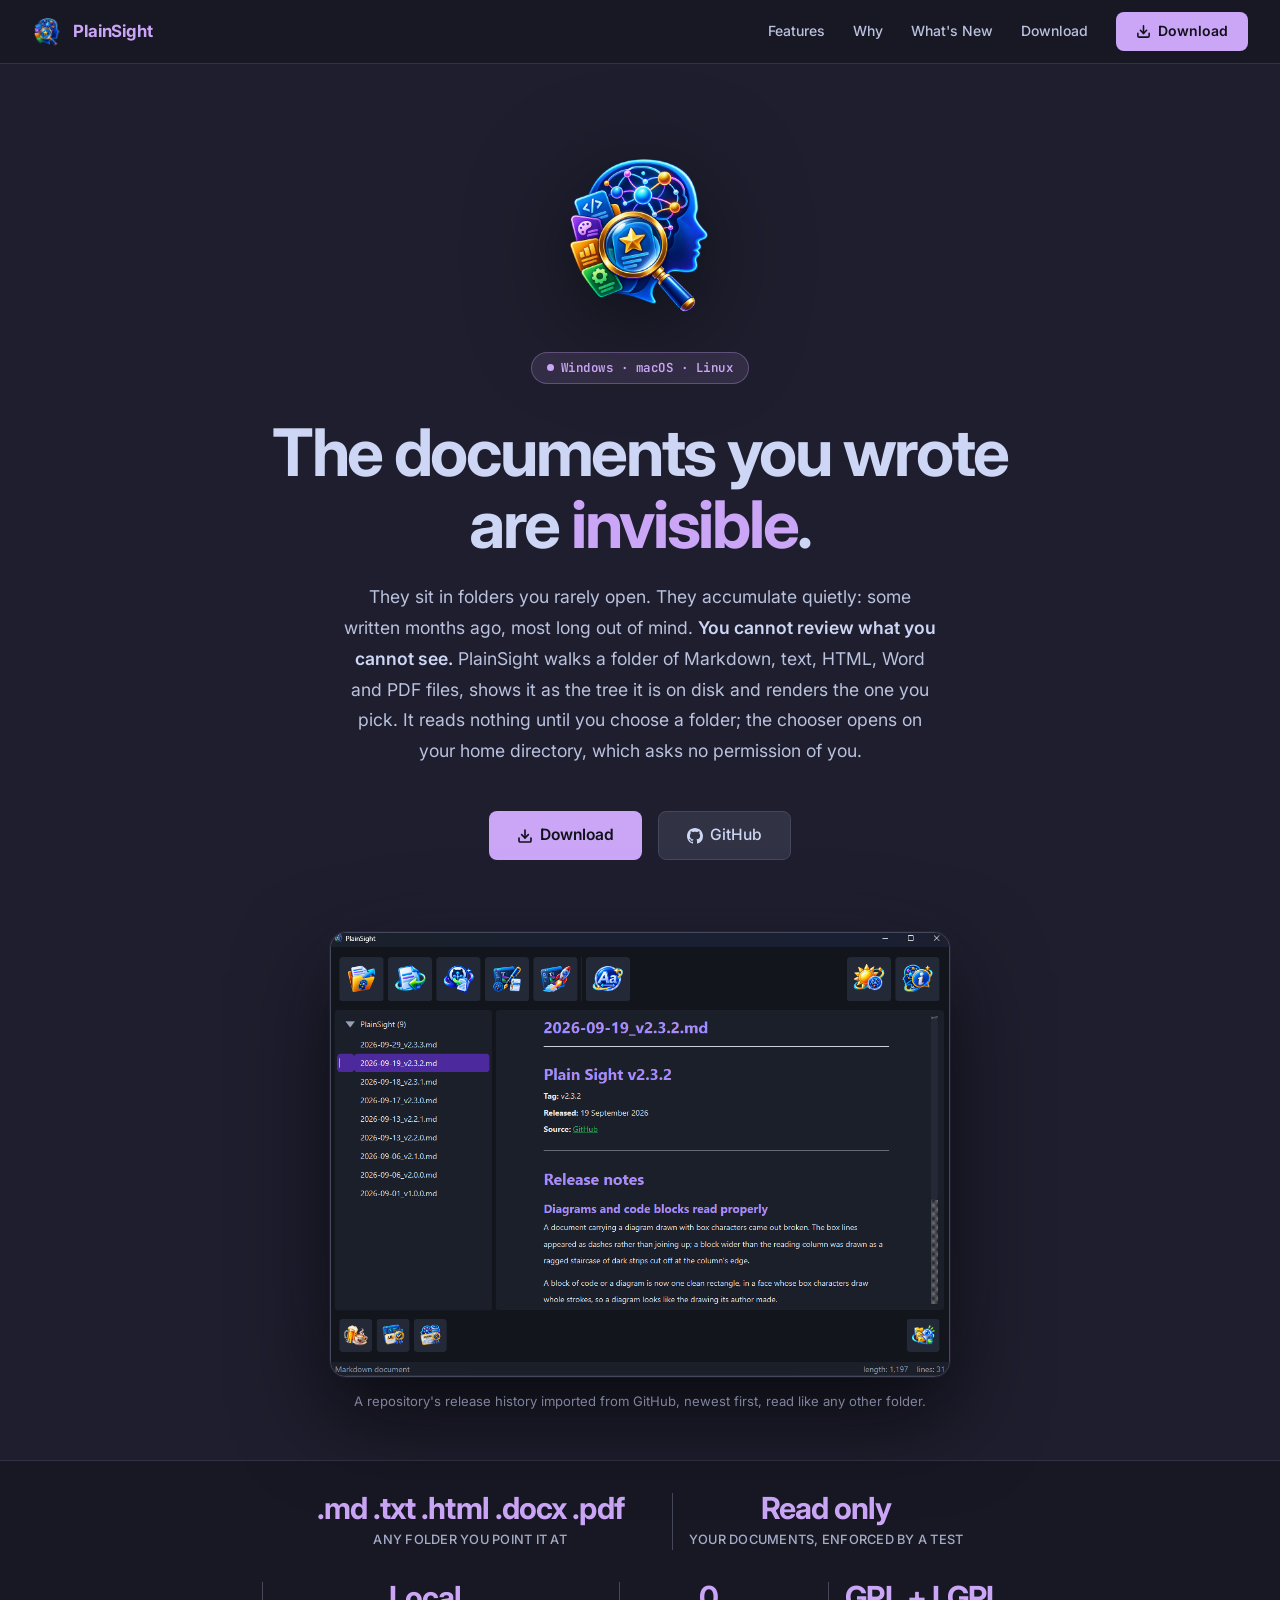
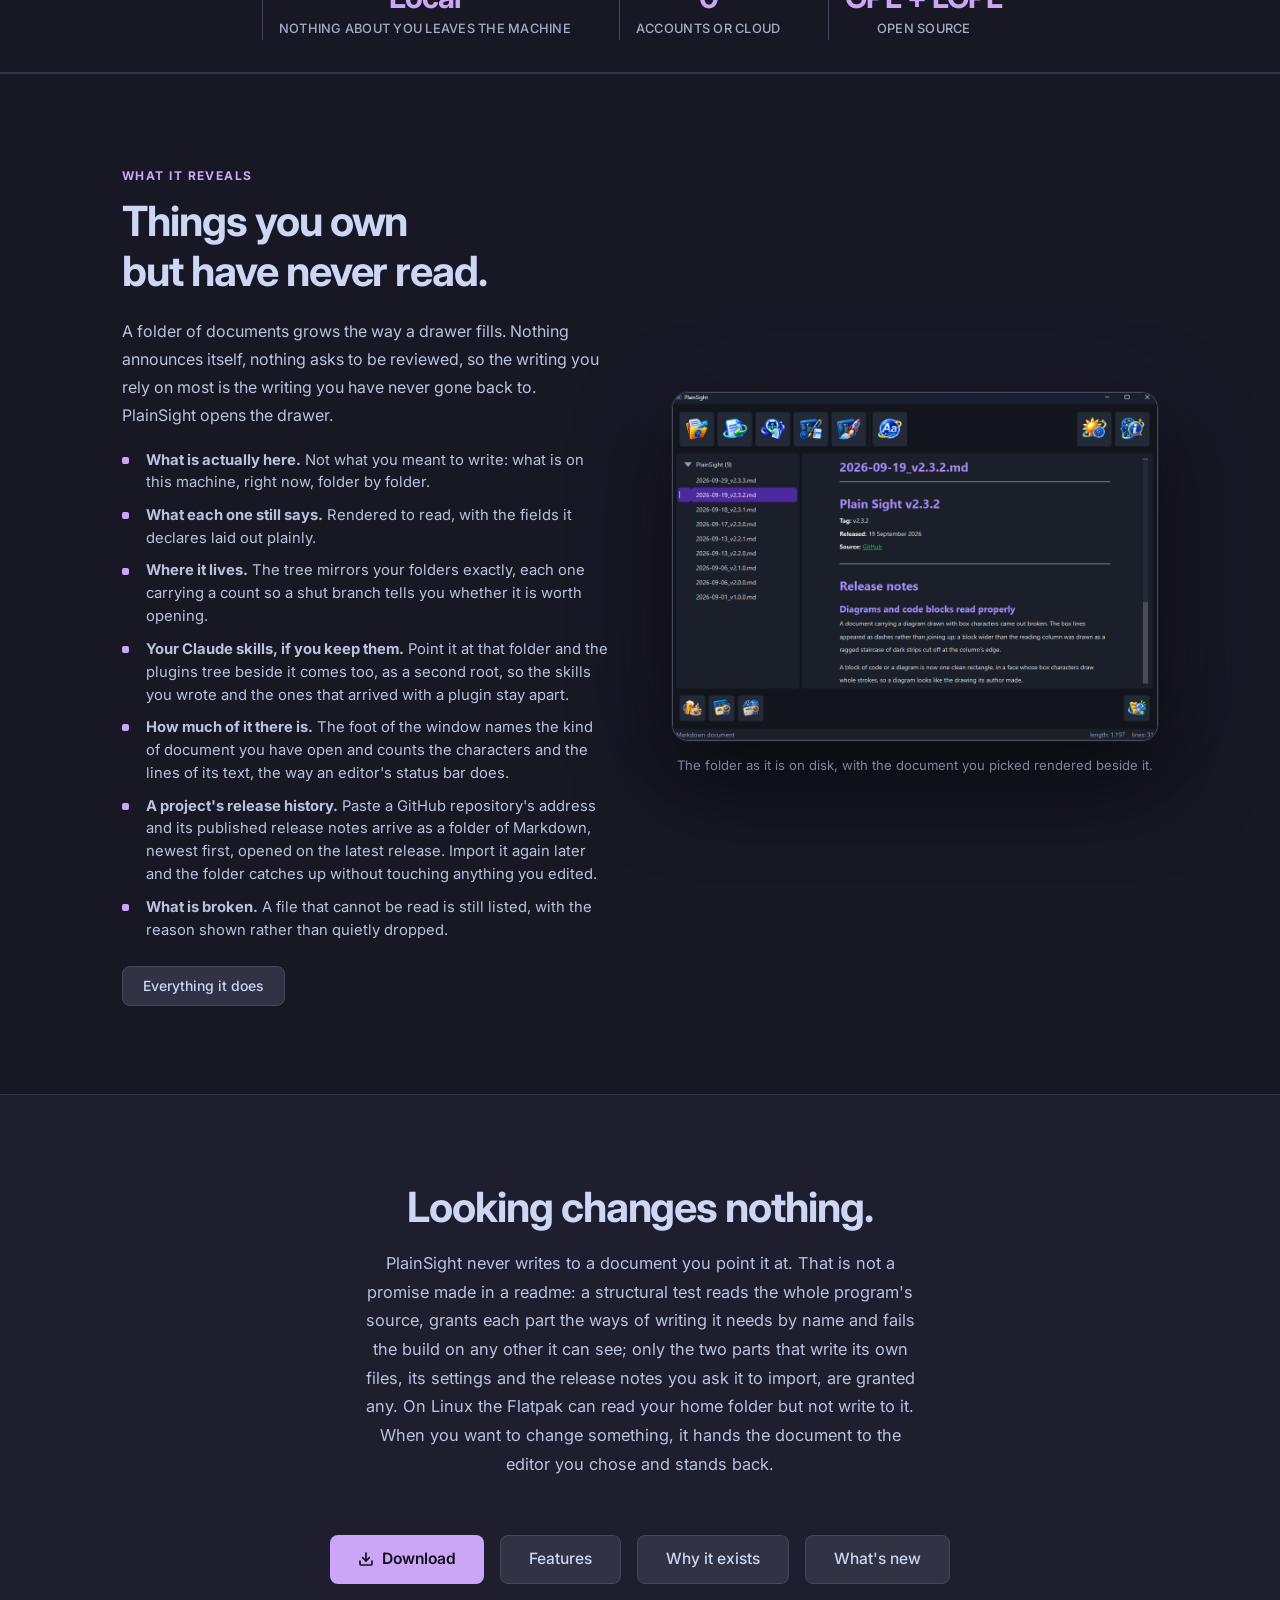
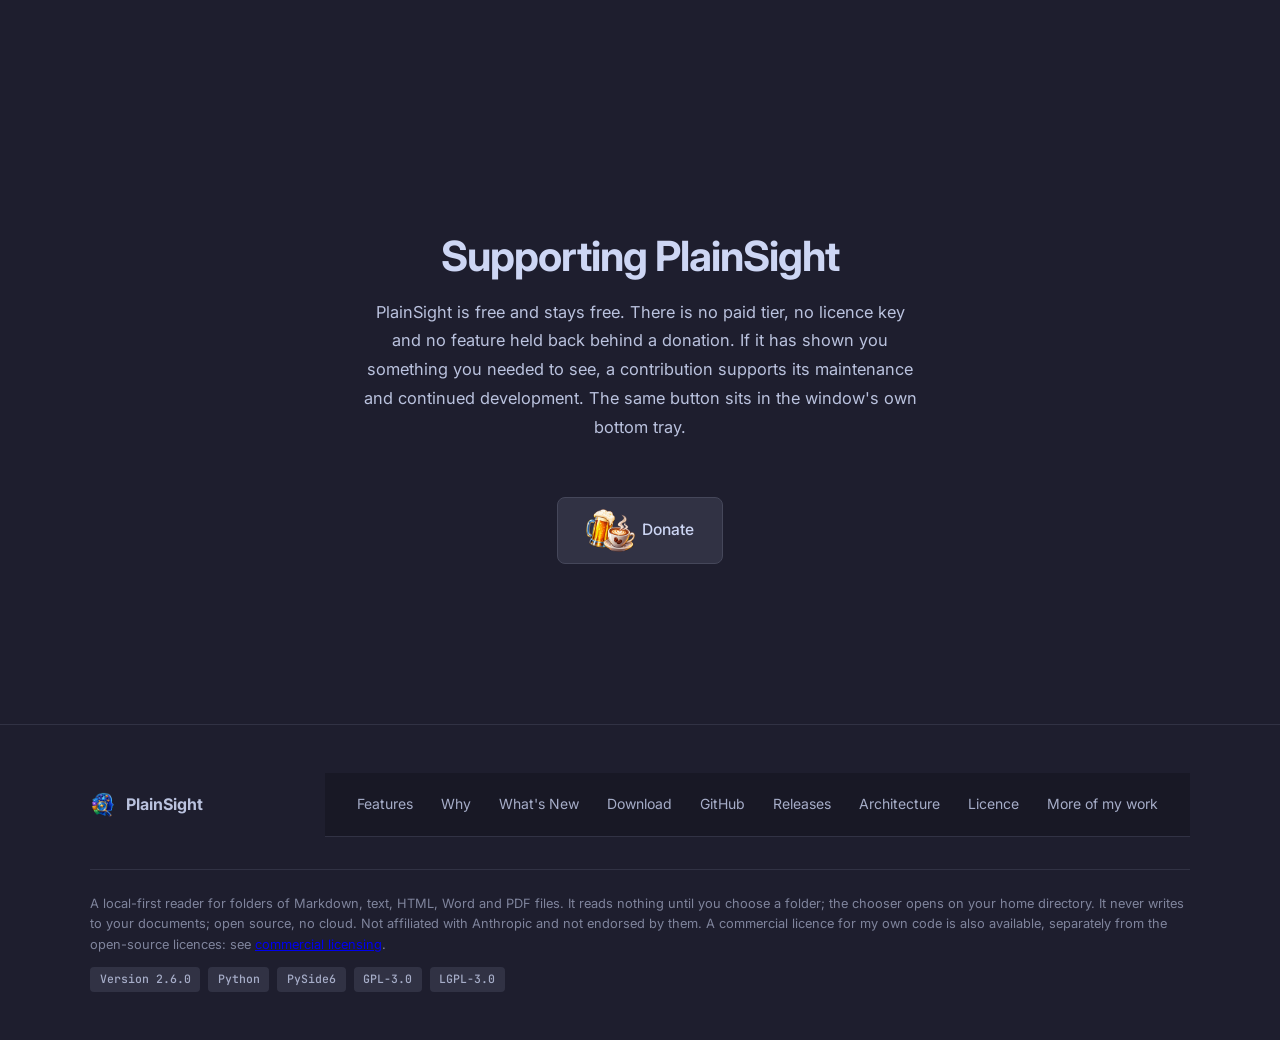
<file: docs/index.html>
<!DOCTYPE html>
<html lang="en">
<head>
  <meta charset="UTF-8">
  <meta name="viewport" content="width=device-width, initial-scale=1.0">
  <title>PlainSight: read the documents you never open</title>
  <meta name="description" content="A local-first reader for folders of Markdown, text, HTML, Word and PDF files. PlainSight shows a folder as the tree it is on disk and renders the document you pick. It reads nothing until you choose a folder; the chooser opens on your home directory, which asks no permission of you. It never writes to your documents; no account, no cloud.">
  <link rel="canonical" href="https://ernster.dev/PlainSight/">
  <meta name="theme-color" content="#1e1e2e">
  <!-- Social link previews. og:image must be an absolute URL and a raster
       format; Discord and X will not resolve a relative path or render SVG. -->
  <meta property="og:type" content="website">
  <meta property="og:site_name" content="PlainSight">
  <meta property="og:url" content="https://ernster.dev/PlainSight/">
  <meta property="og:title" content="PlainSight: read the documents you never open">
  <meta property="og:description" content="A local-first reader for folders of Markdown, text, HTML, Word and PDF files. It reads nothing until you choose a folder, then shows the tree and renders what you pick, without changing a thing.">
  <meta property="og:image" content="https://ernster.dev/PlainSight/plainsight-512.png">
  <meta property="og:image:width" content="512">
  <meta property="og:image:height" content="512">
  <meta property="og:image:alt" content="PlainSight app icon">
  <meta property="og:locale" content="en_GB">
  <meta name="twitter:card" content="summary">
  <meta name="twitter:title" content="PlainSight: read the documents you never open">
  <meta name="twitter:description" content="A local-first reader for your Markdown, text, HTML, Word and PDF files. It reads nothing until you choose a folder, then changes nothing it shows you.">
  <meta name="twitter:image" content="https://ernster.dev/PlainSight/plainsight-512.png">
  <script type="application/ld+json">
  {
    "@context": "https://schema.org",
    "@type": "SoftwareApplication",
    "name": "PlainSight",
    "alternateName": "PlainSight",
    "operatingSystem": "Windows, macOS, Linux",
    "applicationCategory": "DeveloperApplication",
    "applicationSubCategory": "Document reader",
    "description": "A local-first reader for folders of Markdown, text, HTML, Word and PDF files. It reads nothing until you choose a folder, then shows it as the tree it is on disk and renders the document you pick. It never writes to your documents.",
    "url": "https://ernster.dev/PlainSight/",
    "downloadUrl": "https://github.com/oernster/PlainSight/releases",
    "softwareHelp": "https://github.com/oernster/PlainSight",
    "license": ["https://www.gnu.org/licenses/gpl-3.0.html", "https://www.gnu.org/licenses/lgpl-3.0.html"],
    "image": "https://ernster.dev/PlainSight/plainsight-512.png",
    "offers": {"@type": "Offer", "price": "0", "priceCurrency": "USD"},
    "author": {"@type": "Person", "name": "Oliver Ernster", "url": "https://github.com/oernster"}
  }
  </script>
  <link rel="icon" href="favicon.ico" sizes="any">
  <link rel="icon" type="image/png" sizes="32x32" href="favicon-32.png">
  <link rel="apple-touch-icon" href="apple-touch-icon.png">
  <link rel="preconnect" href="https://fonts.googleapis.com">
  <link rel="preconnect" href="https://fonts.gstatic.com" crossorigin>
  <link href="https://fonts.googleapis.com/css2?family=Inter:opsz,wght@14..32,300;14..32,400;14..32,500;14..32,600;14..32,700&family=JetBrains+Mono:wght@400;500&display=swap" rel="stylesheet">
  <link rel="stylesheet" href="styles.css?v=5fb17ae258">
<script>window.goatcounter = {path: function (p) { return location.host + p }}</script>
<script data-goatcounter="https://oernster.goatcounter.com/count" async src="https://gc.zgo.at/count.js"></script>
</head>
<body>

<!-- Nav -->
<nav>
  <a class="nav-brand" href="./">
    <img src="plainsight-512.png" alt="PlainSight icon">
    <span>PlainSight</span>
  </a>
  <div class="nav-right">
    <a class="nav-link" href="features.html">Features</a>
    <a class="nav-link" href="why.html">Why</a>
    <a class="nav-link" href="whats-new.html">What's New</a>
    <a class="nav-link" href="download.html">Download</a>
    <a class="btn-primary" href="download.html">
      <svg width="15" height="15" viewBox="0 0 24 24" fill="none" stroke="currentColor" stroke-width="2.5" stroke-linecap="round" stroke-linejoin="round"><path d="M21 15v4a2 2 0 0 1-2 2H5a2 2 0 0 1-2-2v-4"/><polyline points="7 10 12 15 17 10"/><line x1="12" y1="15" x2="12" y2="3"/></svg>
      Download
    </a>
  </div>
</nav>

<!-- Hero -->
<section class="hero">
  <img class="hero-icon fade" src="plainsight-512.png" width="168" height="168" alt="PlainSight app icon" fetchpriority="high" decoding="async">

  <div class="badge fade">
    <span class="badge-dot"></span>
    Windows &middot; macOS &middot; Linux
  </div>

  <h1 class="fade d1">The documents you wrote<br>are <span class="accent">invisible</span>.</h1>

  <p class="hero-desc fade d2">
    They sit in folders you rarely open. They accumulate quietly: some written months ago, most long out of mind.
    <strong>You cannot review what you cannot see.</strong>
    PlainSight walks a folder of Markdown, text, HTML, Word and PDF files, shows it as the tree it is on disk and renders the one you
    pick. It reads nothing until you choose a folder; the chooser opens on your home directory, which asks no permission of you.
  </p>

  <div class="hero-cta fade d3">
    <a class="btn-primary" href="download.html">
      <svg width="16" height="16" viewBox="0 0 24 24" fill="none" stroke="currentColor" stroke-width="2.5" stroke-linecap="round" stroke-linejoin="round"><path d="M21 15v4a2 2 0 0 1-2 2H5a2 2 0 0 1-2-2v-4"/><polyline points="7 10 12 15 17 10"/><line x1="12" y1="15" x2="12" y2="3"/></svg>
      Download
    </a>
    <a class="btn-secondary" href="https://github.com/oernster/PlainSight">
      <svg width="16" height="16" viewBox="0 0 24 24" fill="currentColor"><path d="M12 0C5.37 0 0 5.37 0 12c0 5.31 3.435 9.795 8.205 11.385.6.105.825-.255.825-.57 0-.285-.015-1.23-.015-2.235-3.015.555-3.795-.735-4.035-1.41-.135-.345-.72-1.41-1.23-1.695-.42-.225-1.02-.78-.015-.795.945-.015 1.62.87 1.845 1.23 1.08 1.815 2.805 1.305 3.495.99.105-.78.42-1.305.765-1.605-2.67-.3-5.46-1.335-5.46-5.925 0-1.305.465-2.385 1.23-3.225-.12-.3-.54-1.53.12-3.18 0 0 1.005-.315 3.3 1.23.96-.27 1.98-.405 3-.405s2.04.135 3 .405c2.295-1.56 3.3-1.23 3.3-1.23.66 1.65.24 2.88.12 3.18.765.84 1.23 1.905 1.23 3.225 0 4.605-2.805 5.625-5.475 5.925.435.375.81 1.095.81 2.22 0 1.605-.015 2.895-.015 3.3 0 .315.225.69.825.57A12.02 12.02 0 0 0 24 12c0-6.63-5.37-12-12-12z"/></svg>
      GitHub
    </a>
  </div>

  <div class="hero-shot fade d4">
    <div class="shot">
      <img src="screenshots/main-ui.png" width="1096" height="786" loading="lazy" decoding="async" alt="PlainSight showing its own imported GitHub release notes: nine releases listed newest first on the left, with the v2.3.2 notes rendered on the right under their tag, release date and a link back to GitHub.">
    </div>
    <p class="shot-caption">A repository's release history imported from GitHub, newest first, read like any other folder.</p>
  </div>
</section>

<!-- Stats bar -->
<div class="stats-bar">
  <div class="stats-inner">
    <div class="stat"><div class="stat-value">.md .txt .html .docx .pdf</div><div class="stat-label">Any folder you point it at</div></div>
    <div class="stat"><div class="stat-value">Read only</div><div class="stat-label">Your documents, enforced by a test</div></div>
    <div class="stat"><div class="stat-value">Local</div><div class="stat-label">Nothing about you leaves the machine</div></div>
    <div class="stat"><div class="stat-value">0</div><div class="stat-label">Accounts or cloud</div></div>
    <div class="stat"><div class="stat-value">GPL + LGPL</div><div class="stat-label">Open source</div></div>
  </div>
</div>

<!-- What it reveals -->
<div class="split-band">
  <section class="section">
    <div class="split-grid">
      <div class="split-text">
        <div class="section-label">What it reveals</div>
        <h2 class="section-title" style="margin-bottom:1.25rem;">Things you own<br>but have never read.</h2>
        <p>A folder of documents grows the way a drawer fills. Nothing announces itself, nothing asks to be reviewed, so the writing you rely on most is the writing you have never gone back to. PlainSight opens the drawer.</p>
        <ul>
          <li><strong>What is actually here.</strong> Not what you meant to write: what is on this machine, right now, folder by folder.</li>
          <li><strong>What each one still says.</strong> Rendered to read, with the fields it declares laid out plainly.</li>
          <li><strong>Where it lives.</strong> The tree mirrors your folders exactly, each one carrying a count so a shut branch tells you whether it is worth opening.</li>
          <li><strong>Your Claude skills, if you keep them.</strong> Point it at that folder and the plugins tree beside it comes too, as a second root, so the skills you wrote and the ones that arrived with a plugin stay apart.</li>
          <li><strong>How much of it there is.</strong> The foot of the window names the kind of document you have open and counts the characters and the lines of its text, the way an editor's status bar does.</li>
          <li><strong>A project's release history.</strong> Paste a GitHub repository's address and its published release notes arrive as a folder of Markdown, newest first, opened on the latest release. Import it again later and the folder catches up without touching anything you edited.</li>
          <li><strong>What is broken.</strong> A file that cannot be read is still listed, with the reason shown rather than quietly dropped.</li>
        </ul>
        <a class="btn-secondary" href="features.html">Everything it does</a>
      </div>
      <div>
        <div class="shot">
          <img src="screenshots/main-ui.png" width="1096" height="786" loading="lazy" decoding="async" alt="The folder tree on the left, each folder with its count, beside the rendered text of the selected document.">
        </div>
        <p class="shot-caption">The folder as it is on disk, with the document you picked rendered beside it.</p>
      </div>
    </div>
  </section>
</div>

<!-- Looking changes nothing -->
<section class="section" style="text-align:center;">
  <h2 class="section-title">Looking changes nothing.</h2>
  <p class="section-sub" style="margin-left:auto;margin-right:auto;">
    PlainSight never writes to a document you point it at. That is not a promise made in a readme: a structural test
    reads the whole program's source, grants each part the ways of writing it needs by name and fails the build on any
    other it can see; only the two parts that write its own files, its settings and the release notes you ask it to
    import, are granted any. On Linux the Flatpak can read your home folder but not write to it. When you want to change something,
    it hands the document to the editor you chose and stands back.
  </p>
  <div class="hero-cta">
    <a class="btn-primary" href="download.html">
      <svg width="16" height="16" viewBox="0 0 24 24" fill="none" stroke="currentColor" stroke-width="2.5" stroke-linecap="round" stroke-linejoin="round"><path d="M21 15v4a2 2 0 0 1-2 2H5a2 2 0 0 1-2-2v-4"/><polyline points="7 10 12 15 17 10"/><line x1="12" y1="15" x2="12" y2="3"/></svg>
      Download
    </a>
    <a class="btn-secondary" href="features.html">Features</a>
    <a class="btn-secondary" href="why.html">Why it exists</a>
    <a class="btn-secondary" href="whats-new.html">What's new</a>
  </div>
</section>

<!-- Supporting the project -->
<section class="section" id="support" style="text-align:center;">
  <h2 class="section-title">Supporting PlainSight</h2>
  <p class="section-sub" style="margin-left:auto;margin-right:auto;">PlainSight is free and stays free. There is no paid tier, no licence key and no feature held back behind a donation. If it has shown you something you needed to see, a contribution supports its maintenance and continued development. The same button sits in the window's own bottom tray.</p>
  <div class="hero-cta">
    <a class="btn-secondary" href="https://www.paypal.com/ncp/payment/JMKUS8D3ES3S4">
      <img src="donate.png" alt="">
      Donate
    </a>
  </div>
</section>

<!-- Footer -->
<footer>
  <div class="footer-inner">
    <div class="footer-top">
      <a class="footer-brand" href="./">
        <img src="plainsight-512.png" alt="PlainSight">
        <span>PlainSight</span>
      </a>
      <nav class="footer-links">
        <a href="features.html">Features</a>
        <a href="why.html">Why</a>
        <a href="whats-new.html">What's New</a>
        <a href="download.html">Download</a>
        <a href="https://github.com/oernster/PlainSight">GitHub</a>
        <a href="https://github.com/oernster/PlainSight/releases">Releases</a>
        <a href="https://github.com/oernster/PlainSight/blob/main/ARCHITECTURE.md">Architecture</a>
        <a href="https://github.com/oernster/PlainSight/blob/main/LICENSE">Licence</a>
        <a href="https://ernster.dev">More of my work</a>
      </nav>
    </div>
    <div class="footer-bottom">
      <p>A local-first reader for folders of Markdown, text, HTML, Word and PDF files. It reads nothing until you choose a folder; the chooser opens on your home directory. It never writes to your documents; open source, no cloud. Not affiliated with Anthropic and not endorsed by them. A commercial licence for my own code is also available, separately from the open-source licences: see <a href="https://ernster.dev/commercial-licensing.html">commercial licensing</a>.</p>
      <div class="chips">
        <span class="chip">Version <!--VERSION-->2.6.0<!--/VERSION--></span>
        <span class="chip">Python</span>
        <span class="chip">PySide6</span>
        <span class="chip">GPL-3.0</span>
        <span class="chip">LGPL-3.0</span>
      </div>
    </div>
  </div>
</footer>

</body>
</html>
</file>
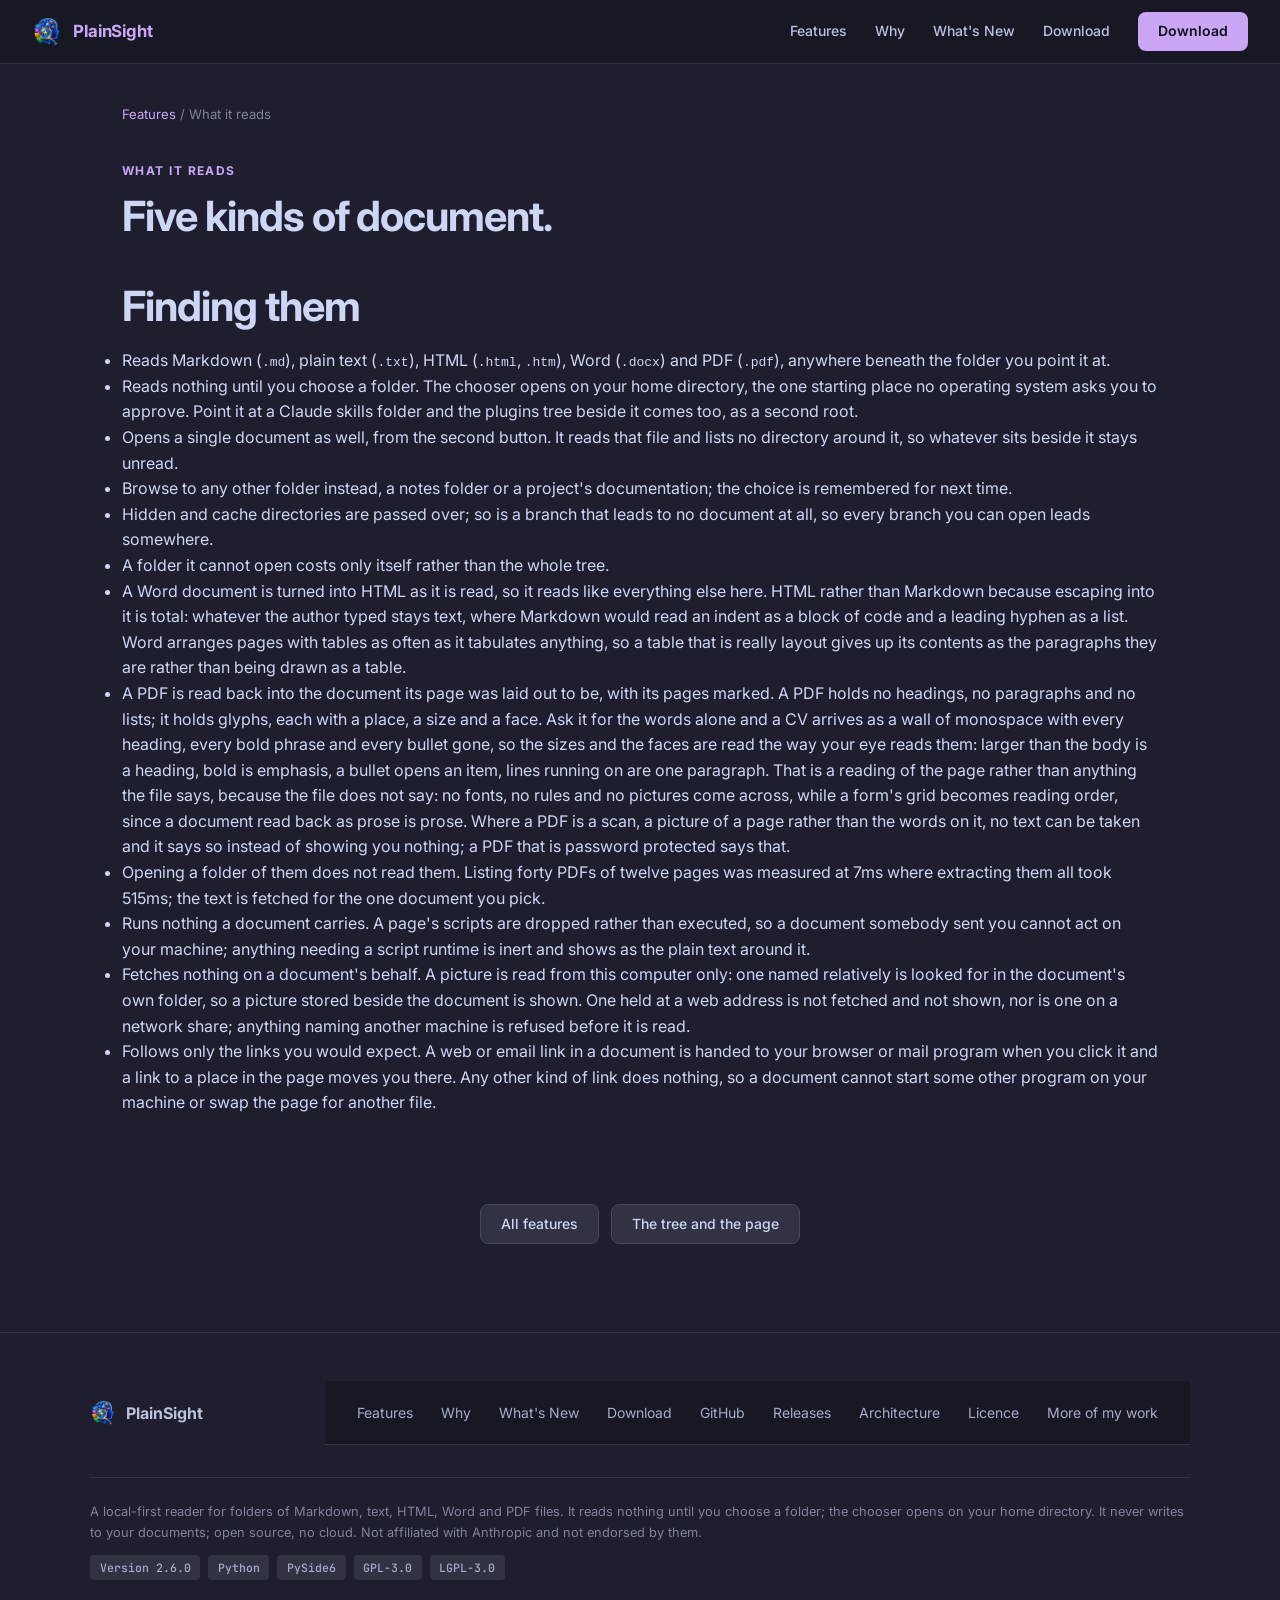
<file: docs/documents.html>
<!DOCTYPE html>
<html lang="en">
<head>
  <meta charset="UTF-8">
  <meta name="viewport" content="width=device-width, initial-scale=1.0">
  <title>PlainSight documents: what it reads and what each becomes</title>
  <meta name="description" content="What PlainSight reads and how: Markdown, text, HTML, Word and PDF beneath a folder you choose and what each becomes on the way to the pane. It runs nothing a document carries and fetches nothing on its behalf.">
  <link rel="canonical" href="https://ernster.dev/PlainSight/documents.html">
  <meta name="theme-color" content="#1e1e2e">
  <meta property="og:type" content="website">
  <meta property="og:site_name" content="PlainSight">
  <meta property="og:url" content="https://ernster.dev/PlainSight/documents.html">
  <meta property="og:title" content="PlainSight documents: what it reads and what each becomes">
  <meta property="og:description" content="What PlainSight reads and how: Markdown, text, HTML, Word and PDF beneath a folder you choose and what each becomes on the way to the pane. It runs nothing a document carries and fetches nothing on its behalf.">
  <meta property="og:image" content="https://ernster.dev/PlainSight/plainsight-512.png">
  <meta property="og:image:width" content="512">
  <meta property="og:image:height" content="512">
  <meta property="og:image:alt" content="PlainSight app icon">
  <meta property="og:locale" content="en_GB">
  <meta name="twitter:card" content="summary">
  <meta name="twitter:title" content="PlainSight documents: what it reads and what each becomes">
  <meta name="twitter:description" content="What PlainSight reads and how: Markdown, text, HTML, Word and PDF beneath a folder you choose and what each becomes on the way to the pane. It runs nothing a document carries and fetches nothing on its behalf.">
  <meta name="twitter:image" content="https://ernster.dev/PlainSight/plainsight-512.png">
  <link rel="icon" href="favicon.ico" sizes="any">
  <link rel="icon" type="image/png" sizes="32x32" href="favicon-32.png">
  <link rel="apple-touch-icon" href="apple-touch-icon.png">
  <link rel="preconnect" href="https://fonts.googleapis.com">
  <link rel="preconnect" href="https://fonts.gstatic.com" crossorigin>
  <link href="https://fonts.googleapis.com/css2?family=Inter:opsz,wght@14..32,300;14..32,400;14..32,500;14..32,600;14..32,700&family=JetBrains+Mono:wght@400;500&display=swap" rel="stylesheet">
  <link rel="stylesheet" href="styles.css?v=5fb17ae258">
<script>window.goatcounter = {path: function (p) { return location.host + p }}</script>
<script data-goatcounter="https://oernster.goatcounter.com/count" async src="https://gc.zgo.at/count.js"></script>
</head>
<body>

<nav>
  <a class="nav-brand" href="./">
    <img src="plainsight-512.png" alt="PlainSight icon">
    <span>PlainSight</span>
  </a>
  <div class="nav-right">
    <a class="nav-link" href="features.html">Features</a>
    <a class="nav-link" href="why.html">Why</a>
    <a class="nav-link" href="whats-new.html">What's New</a>
    <a class="nav-link" href="download.html">Download</a>
    <a class="btn-primary" href="download.html">Download</a>
  </div>
</nav>

<div class="crumb"><a href="features.html">Features</a> <span aria-hidden="true">/</span> What it reads</div>

<section class="section">
  <div class="section-label">What it reads</div>
  <h1 class="section-title">Five kinds of document.</h1>

  <h2 class="section-title" style="margin-top:2.5rem;">Finding them</h2>
  <ul>
    <li>Reads Markdown (<code>.md</code>), plain text (<code>.txt</code>), HTML (<code>.html</code>, <code>.htm</code>), Word (<code>.docx</code>) and PDF (<code>.pdf</code>), anywhere beneath the folder you point it at.</li>
    <li>Reads nothing until you choose a folder. The chooser opens on your home directory, the one starting place no operating system asks you to approve. Point it at a Claude skills folder and the plugins tree beside it comes too, as a second root.</li>
    <li>Opens a single document as well, from the second button. It reads that file and lists no directory around it, so whatever sits beside it stays unread.</li>
    <li>Browse to any other folder instead, a notes folder or a project's documentation; the choice is remembered for next time.</li>
    <li>Hidden and cache directories are passed over; so is a branch that leads to no document at all, so every branch you can open leads somewhere.</li>
    <li>A folder it cannot open costs only itself rather than the whole tree.</li>
    <li>A Word document is turned into HTML as it is read, so it reads like everything else here. HTML rather than Markdown because escaping into it is total: whatever the author typed stays text, where Markdown would read an indent as a block of code and a leading hyphen as a list. Word arranges pages with tables as often as it tabulates anything, so a table that is really layout gives up its contents as the paragraphs they are rather than being drawn as a table.</li>
    <li>A PDF is read back into the document its page was laid out to be, with its pages marked. A PDF holds no headings, no paragraphs and no lists; it holds glyphs, each with a place, a size and a face. Ask it for the words alone and a CV arrives as a wall of monospace with every heading, every bold phrase and every bullet gone, so the sizes and the faces are read the way your eye reads them: larger than the body is a heading, bold is emphasis, a bullet opens an item, lines running on are one paragraph. That is a reading of the page rather than anything the file says, because the file does not say: no fonts, no rules and no pictures come across, while a form's grid becomes reading order, since a document read back as prose is prose. Where a PDF is a scan, a picture of a page rather than the words on it, no text can be taken and it says so instead of showing you nothing; a PDF that is password protected says that.</li>
    <li>Opening a folder of them does not read them. Listing forty PDFs of twelve pages was measured at 7ms where extracting them all took 515ms; the text is fetched for the one document you pick.</li>
    <li>Runs nothing a document carries. A page's scripts are dropped rather than executed, so a document somebody sent you cannot act on your machine; anything needing a script runtime is inert and shows as the plain text around it.</li>
    <li>Fetches nothing on a document's behalf. A picture is read from this computer only: one named relatively is looked for in the document's own folder, so a picture stored beside the document is shown. One held at a web address is not fetched and not shown, nor is one on a network share; anything naming another machine is refused before it is read.</li>
    <li>Follows only the links you would expect. A web or email link in a document is handed to your browser or mail program when you click it and a link to a place in the page moves you there. Any other kind of link does nothing, so a document cannot start some other program on your machine or swap the page for another file.</li>
  </ul>
</section>

<section class="section onward">
  <p class="onward-links">
    <a class="btn-secondary" href="features.html">All features</a>
    <a class="btn-secondary" href="reading.html">The tree and the page</a>
  </p>
</section>

<footer>
  <div class="footer-inner">
    <div class="footer-top">
      <a class="footer-brand" href="./">
        <img src="plainsight-512.png" alt="PlainSight">
        <span>PlainSight</span>
      </a>
      <nav class="footer-links">
        <a href="features.html">Features</a>
        <a href="why.html">Why</a>
        <a href="whats-new.html">What's New</a>
        <a href="download.html">Download</a>
        <a href="https://github.com/oernster/PlainSight">GitHub</a>
        <a href="https://github.com/oernster/PlainSight/releases">Releases</a>
        <a href="https://github.com/oernster/PlainSight/blob/main/ARCHITECTURE.md">Architecture</a>
        <a href="https://github.com/oernster/PlainSight/blob/main/LICENSE">Licence</a>
        <a href="https://ernster.dev">More of my work</a>
      </nav>
    </div>
    <div class="footer-bottom">
      <p>A local-first reader for folders of Markdown, text, HTML, Word and PDF files. It reads nothing until you choose a folder; the chooser opens on your home directory. It never writes to your documents; open source, no cloud. Not affiliated with Anthropic and not endorsed by them.</p>
      <div class="chips">
        <span class="chip">Version <!--VERSION-->2.6.0<!--/VERSION--></span>
        <span class="chip">Python</span>
        <span class="chip">PySide6</span>
        <span class="chip">GPL-3.0</span>
        <span class="chip">LGPL-3.0</span>
      </div>
    </div>
  </div>
</footer>

</body>
</html>
</file>
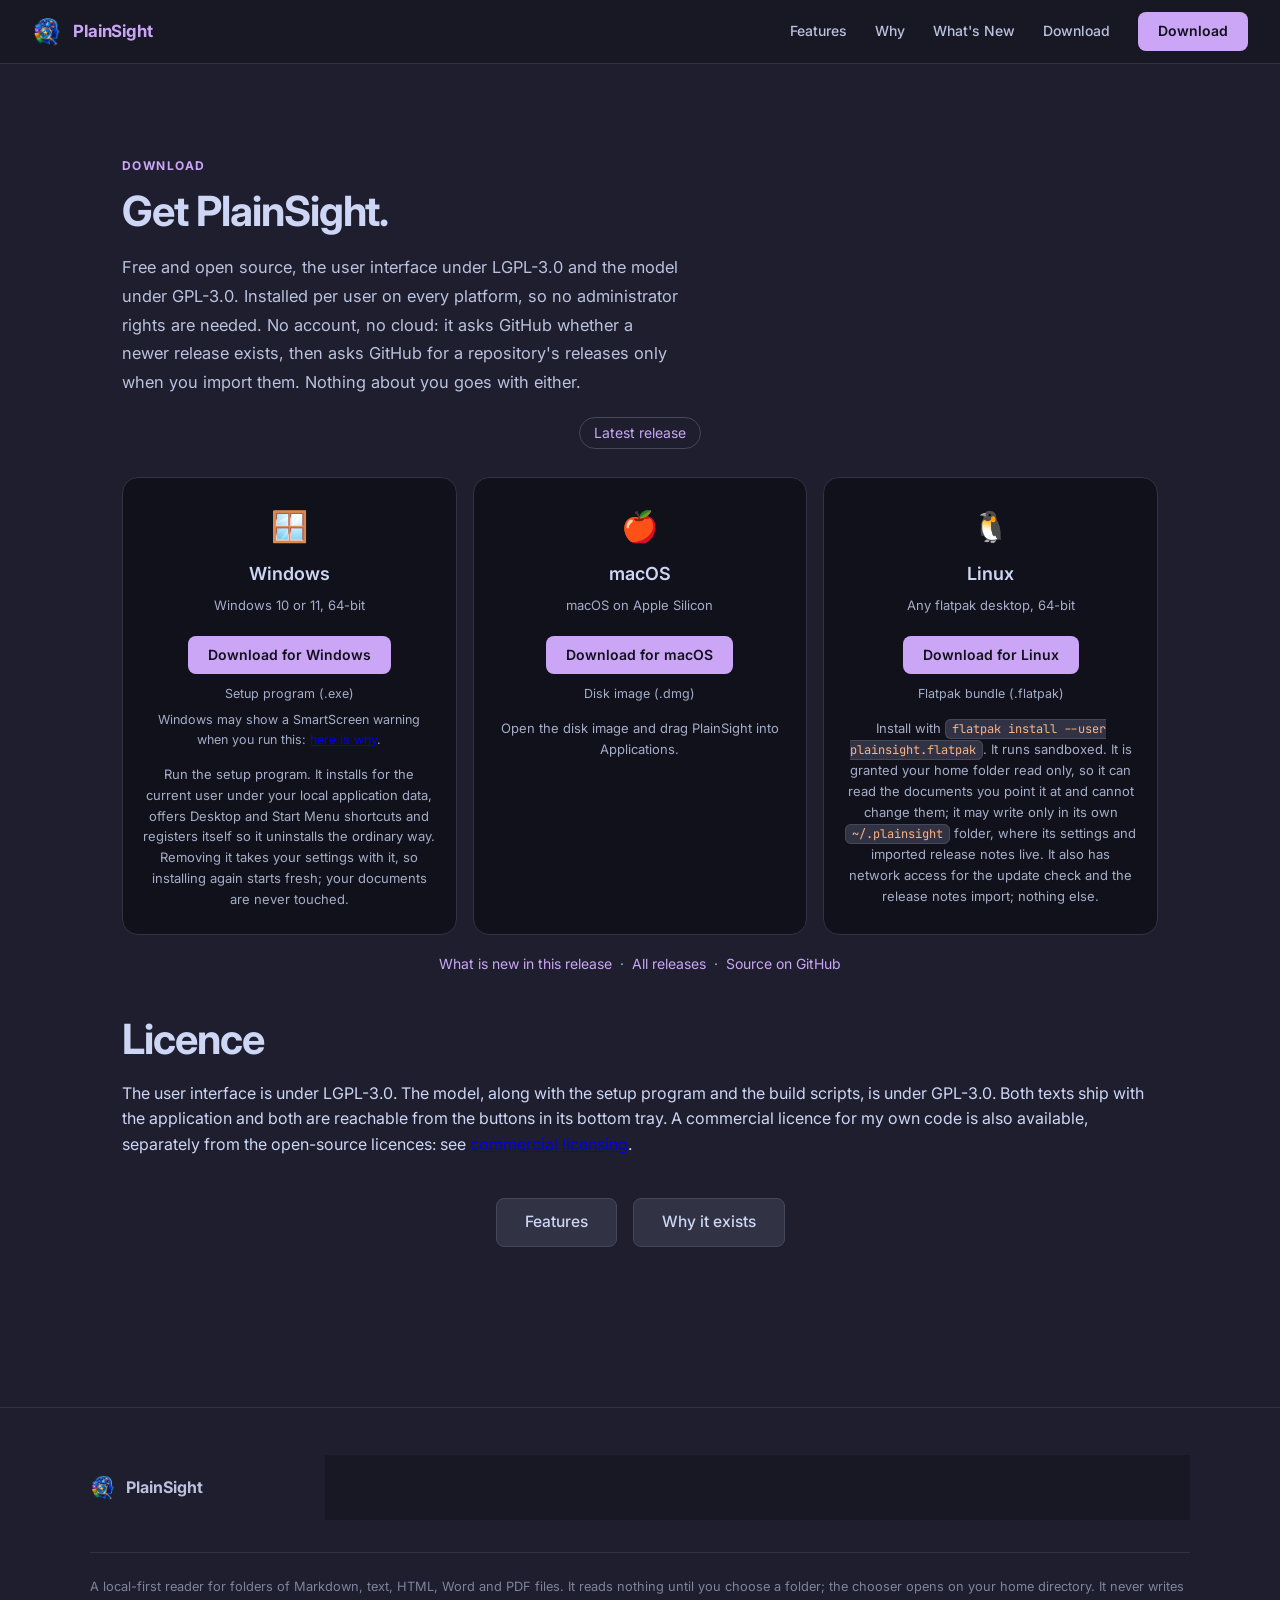
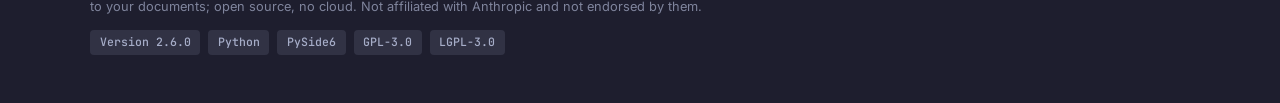
<file: docs/download.html>
<!DOCTYPE html>
<html lang="en">
<head>
  <meta charset="UTF-8">
  <meta name="viewport" content="width=device-width, initial-scale=1.0">
  <title>Download PlainSight for Windows, macOS and Linux</title>
  <meta name="description" content="Free and open source, installed per user with no administrator rights. A Windows setup program, a macOS disk image and a Linux Flatpak bundle, each one click from the newest release.">
  <link rel="canonical" href="https://ernster.dev/PlainSight/download.html">
  <meta name="theme-color" content="#1e1e2e">
  <meta property="og:type" content="website">
  <meta property="og:site_name" content="PlainSight">
  <meta property="og:url" content="https://ernster.dev/PlainSight/download.html">
  <meta property="og:title" content="Download PlainSight for Windows, macOS and Linux">
  <meta property="og:description" content="Free and open source, installed per user with no administrator rights. A Windows setup program, a macOS disk image and a Linux Flatpak bundle, each one click from the newest release.">
  <meta property="og:image" content="https://ernster.dev/PlainSight/plainsight-512.png">
  <meta property="og:image:width" content="512">
  <meta property="og:image:height" content="512">
  <meta property="og:image:alt" content="PlainSight app icon">
  <meta property="og:locale" content="en_GB">
  <meta name="twitter:card" content="summary">
  <meta name="twitter:title" content="Download PlainSight for Windows, macOS and Linux">
  <meta name="twitter:description" content="Free and open source, installed per user with no administrator rights. A Windows setup program, a macOS disk image and a Linux Flatpak bundle, each one click from the newest release.">
  <meta name="twitter:image" content="https://ernster.dev/PlainSight/plainsight-512.png">
  <link rel="icon" href="favicon.ico" sizes="any">
  <link rel="icon" type="image/png" sizes="32x32" href="favicon-32.png">
  <link rel="apple-touch-icon" href="apple-touch-icon.png">
  <link rel="preconnect" href="https://fonts.googleapis.com">
  <link rel="preconnect" href="https://fonts.gstatic.com" crossorigin>
  <link href="https://fonts.googleapis.com/css2?family=Inter:opsz,wght@14..32,300;14..32,400;14..32,500;14..32,600;14..32,700&family=JetBrains+Mono:wght@400;500&display=swap" rel="stylesheet">
  <link rel="stylesheet" href="styles.css?v=5fb17ae258">
<script>window.goatcounter = {path: function (p) { return location.host + p }}</script>
<script data-goatcounter="https://oernster.goatcounter.com/count" async src="https://gc.zgo.at/count.js"></script>
</head>
<body>

<nav>
  <a class="nav-brand" href="./">
    <img src="plainsight-512.png" alt="PlainSight icon">
    <span>PlainSight</span>
  </a>
  <div class="nav-right">
    <a class="nav-link" href="features.html">Features</a>
    <a class="nav-link" href="why.html">Why</a>
    <a class="nav-link" href="whats-new.html">What's New</a>
    <a class="nav-link" href="download.html">Download</a>
    <a class="btn-primary" href="download.html">Download</a>
  </div>
</nav>

<section class="section" id="download">
  <div class="section-label">Download</div>
  <h1 class="section-title">Get PlainSight.</h1>
  <p class="section-sub">
    Free and open source, the user interface under LGPL-3.0 and the model under
    GPL-3.0. Installed per user on every platform, so no administrator rights are needed. No
    account, no cloud: it asks GitHub whether a newer release exists, then asks GitHub for a
    repository's releases only when you import them. Nothing about you goes with either.
  </p>
  <span class="dl-version" id="dl-version">Latest release</span>
  <div class="downloads">
    <div class="dl-card">
      <div class="ico">&#129695;</div>
      <h3>Windows</h3>
      <p class="req">Windows 10 or 11, 64-bit</p>
      <a class="btn-primary" href="https://github.com/oernster/PlainSight/releases/latest/download/PlainSightSetup.exe">
        Download for Windows</a>
      <p class="meta" data-asset="PlainSightSetup.exe">Setup program (.exe)</p>
      <p class="meta">Windows may show a SmartScreen warning when you run this: <a href="https://ernster.dev/windows-smartscreen.html">here is why</a>.</p>
      <p class="how">Run the setup program. It installs for the current user under your local application data, offers Desktop and Start Menu shortcuts and registers itself so it uninstalls the ordinary way. Removing it takes your settings with it, so installing again starts fresh; your documents are never touched.</p>
    </div>
    <div class="dl-card">
      <div class="ico">&#127822;</div>
      <h3>macOS</h3>
      <p class="req">macOS on Apple Silicon</p>
      <a class="btn-primary" href="https://github.com/oernster/PlainSight/releases/latest/download/PlainSight.dmg">
        Download for macOS</a>
      <p class="meta" data-asset="PlainSight.dmg">Disk image (.dmg)</p>
      <p class="how">Open the disk image and drag PlainSight into Applications.</p>
    </div>
    <div class="dl-card">
      <div class="ico">&#128039;</div>
      <h3>Linux</h3>
      <p class="req">Any flatpak desktop, 64-bit</p>
      <a class="btn-primary" href="https://github.com/oernster/PlainSight/releases/latest/download/plainsight.flatpak">
        Download for Linux</a>
      <p class="meta" data-asset="plainsight.flatpak">Flatpak bundle (.flatpak)</p>
      <p class="how">Install with <code>flatpak install --user plainsight.flatpak</code>. It runs sandboxed. It is granted your home folder read only, so it can read the documents you point it at and cannot change them; it may write only in its own <code>~/.plainsight</code> folder, where its settings and imported release notes live. It also has network access for the update check and the release notes import; nothing else.</p>
    </div>
  </div>
  <p class="dl-links">
    <a id="dl-whats-new" href="https://github.com/oernster/PlainSight/releases/latest">What is new in this release</a>
    &nbsp;&middot;&nbsp;
    <a href="https://github.com/oernster/PlainSight/releases">All releases</a>
    &nbsp;&middot;&nbsp;
    <a href="https://github.com/oernster/PlainSight">Source on GitHub</a>
  </p>

  <h2 class="section-title" style="margin-top:2.5rem;">Licence</h2>
  <p>The user interface is under LGPL-3.0. The model, along with the setup program and the build scripts, is under GPL-3.0. Both texts ship with the application and both are reachable from the buttons in its bottom tray. A commercial licence for my own code is also available, separately from the open-source licences: see <a href="https://ernster.dev/commercial-licensing.html">commercial licensing</a>.</p>

  <div class="hero-cta" style="margin-top:2.5rem;">
    <a class="btn-secondary" href="features.html">Features</a>
    <a class="btn-secondary" href="why.html">Why it exists</a>
  </div>
</section>

<footer>
  <div class="footer-inner">
    <div class="footer-top">
      <a class="footer-brand" href="./">
        <img src="plainsight-512.png" alt="PlainSight">
        <span>PlainSight</span>
      </a>
      <nav class="footer-links">
        <a href="features.html">Features</a>
        <a href="why.html">Why</a>
        <a href="whats-new.html">What's New</a>
        <a href="download.html">Download</a>
        <a href="https://github.com/oernster/PlainSight">GitHub</a>
        <a href="https://github.com/oernster/PlainSight/releases">Releases</a>
        <a href="https://github.com/oernster/PlainSight/blob/main/ARCHITECTURE.md">Architecture</a>
        <a href="https://github.com/oernster/PlainSight/blob/main/LICENSE">Licence</a>
        <a href="https://ernster.dev">More of my work</a>
      </nav>
    </div>
    <div class="footer-bottom">
      <p>A local-first reader for folders of Markdown, text, HTML, Word and PDF files. It reads nothing until you choose a folder; the chooser opens on your home directory. It never writes to your documents; open source, no cloud. Not affiliated with Anthropic and not endorsed by them.</p>
      <div class="chips">
        <span class="chip">Version <!--VERSION-->2.6.0<!--/VERSION--></span>
        <span class="chip">Python</span>
        <span class="chip">PySide6</span>
        <span class="chip">GPL-3.0</span>
        <span class="chip">LGPL-3.0</span>
      </div>
    </div>
  </div>
</footer>

<script>
  // The buttons above never go stale: each points at GitHub's
  // releases/latest/download redirect, which always serves the newest
  // release's asset. Every asset name is version-free by design. This only
  // decorates the page with live detail, the version and each file's size. If
  // the call fails, offline or rate-limited, the static text stands on its own.
  (function () {
    var api = 'https://api.github.com/repos/oernster/PlainSight/releases/latest';
    fetch(api).then(function (r) {
      if (!r.ok) { throw new Error('release lookup failed'); }
      return r.json();
    }).then(function (rel) {
      var version = (rel.tag_name || '').replace(/^v/, '');
      if (version) {
        document.getElementById('dl-version').textContent = 'Version ' + version;
      }
      if (rel.html_url) {
        document.getElementById('dl-whats-new').href = rel.html_url;
      }
      (rel.assets || []).forEach(function (asset) {
        var meta = document.querySelector('[data-asset="' + asset.name + '"]');
        if (meta && asset.size) {
          var mb = (asset.size / (1024 * 1024)).toFixed(1);
          meta.textContent = meta.textContent + ' · ' + mb + ' MB';
        }
      });
    }).catch(function () { /* The static page already says everything essential. */ });
  })();
</script>
</body>
</html>
</file>
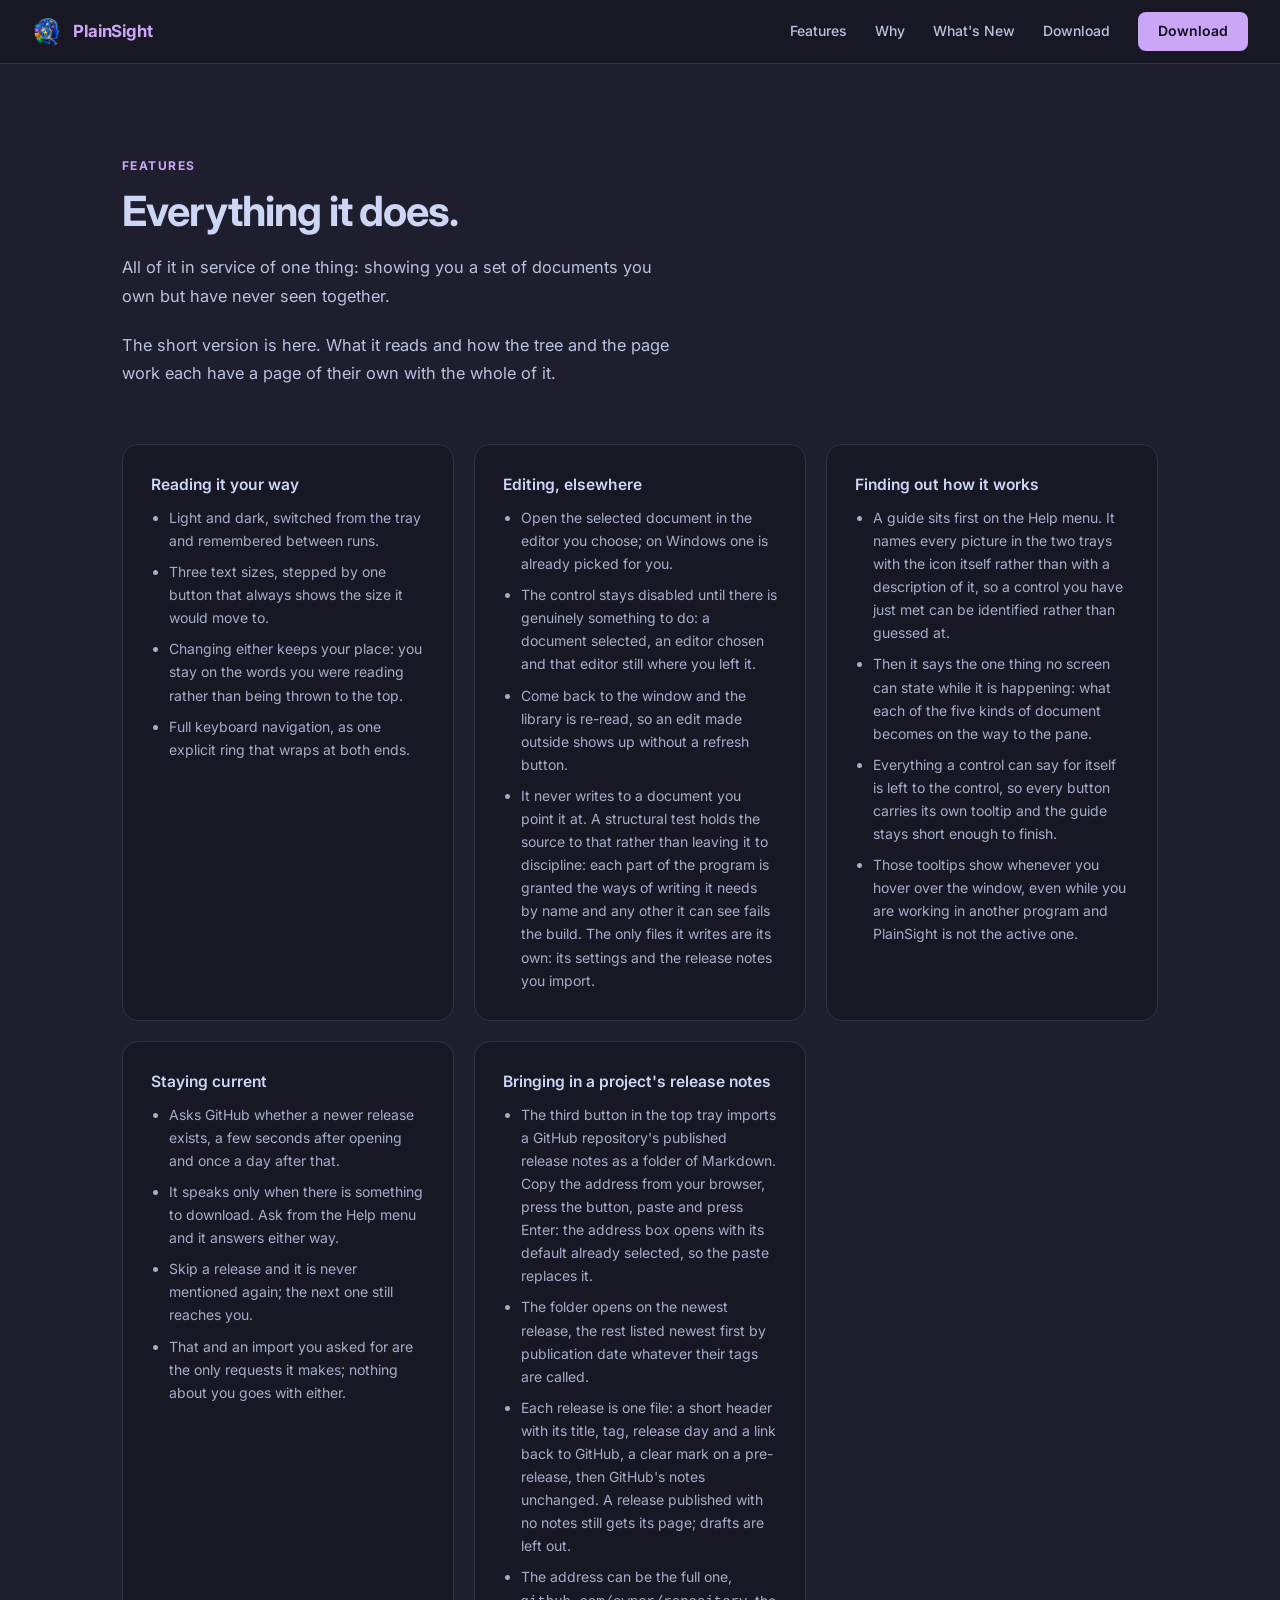
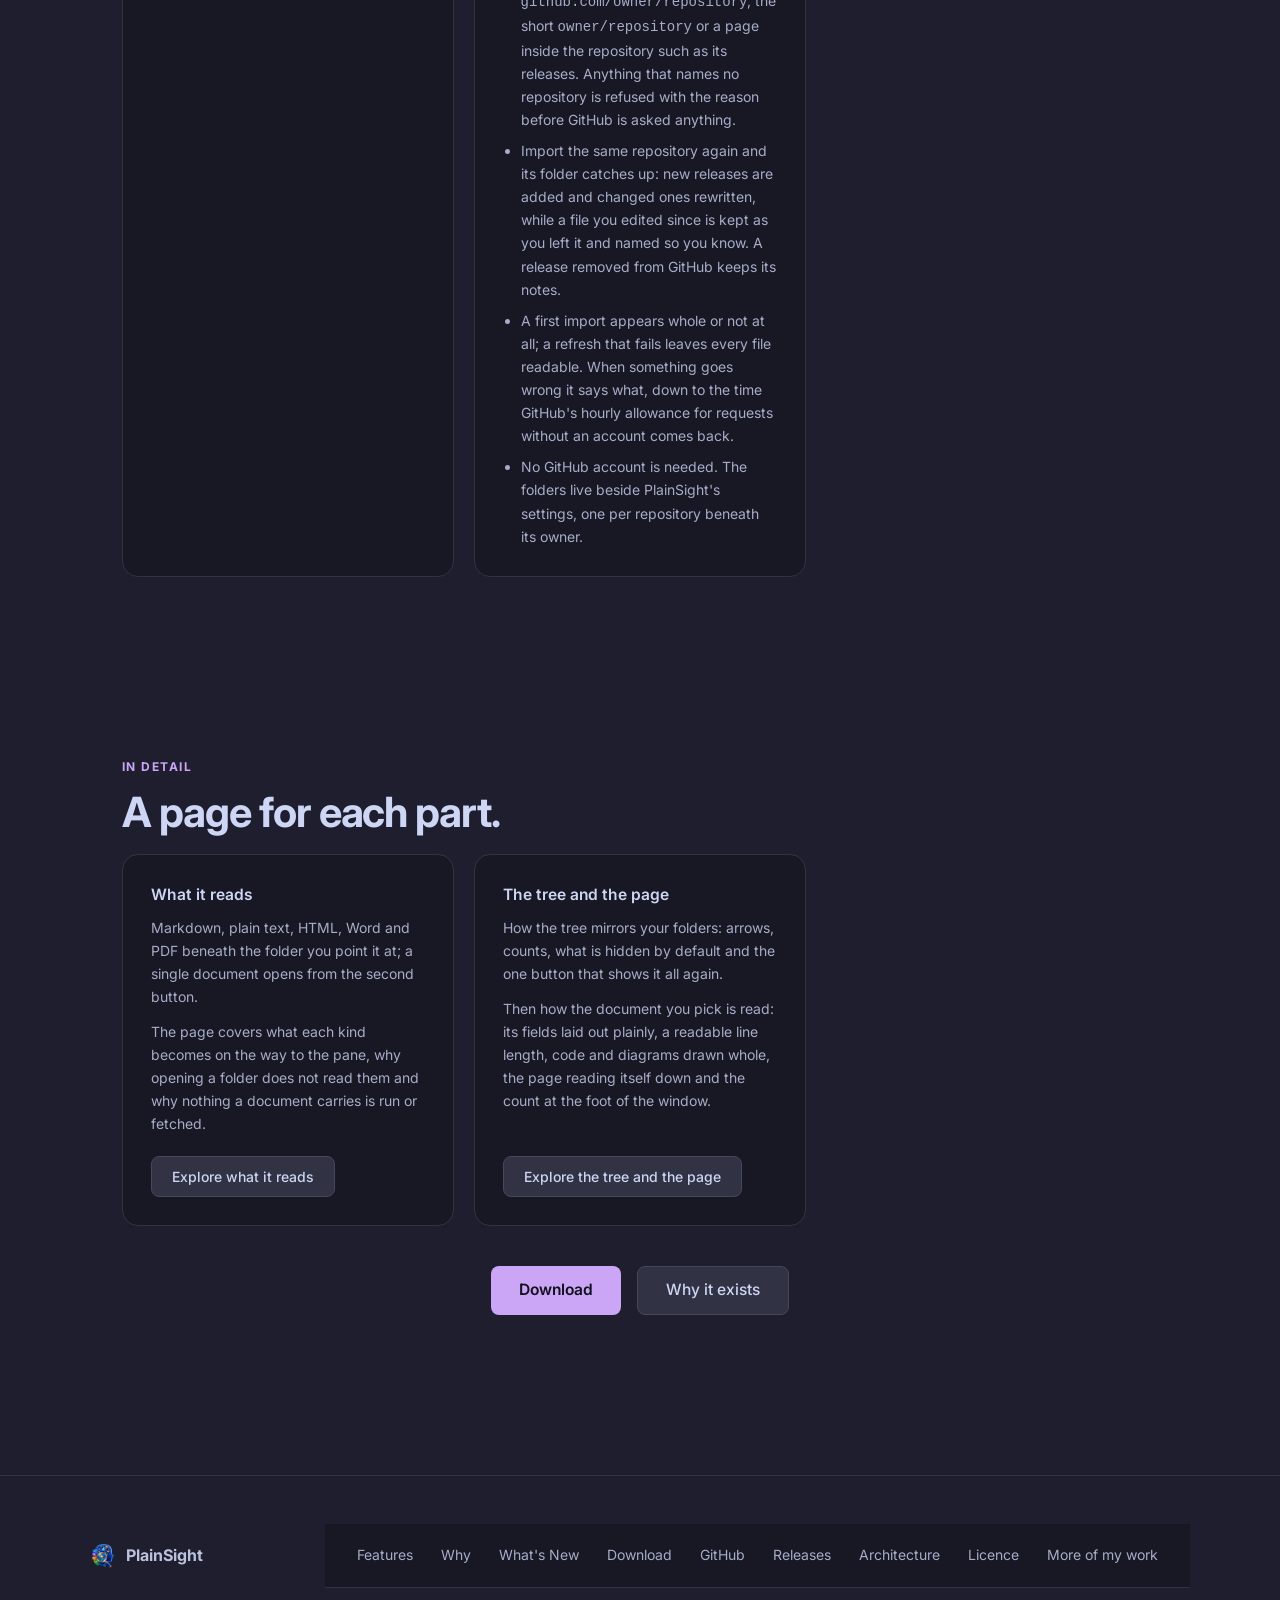
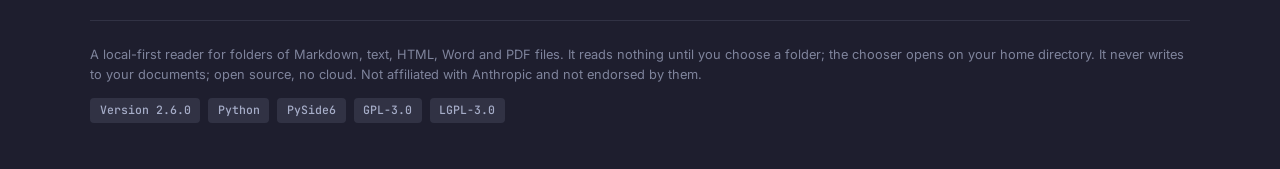
<file: docs/features.html>
<!DOCTYPE html>
<html lang="en">
<head>
  <meta charset="UTF-8">
  <meta name="viewport" content="width=device-width, initial-scale=1.0">
  <title>PlainSight features: every document in the folder, as the tree it is</title>
  <meta name="description" content="Reads Markdown, text, HTML, Word and PDF files anywhere beneath a folder you choose, shows them as the tree they are on disk and renders the one you pick with the fields it declares; it never writes to your documents.">
  <link rel="canonical" href="https://ernster.dev/PlainSight/features.html">
  <meta name="theme-color" content="#1e1e2e">
  <meta property="og:type" content="website">
  <meta property="og:site_name" content="PlainSight">
  <meta property="og:url" content="https://ernster.dev/PlainSight/features.html">
  <meta property="og:title" content="PlainSight features: every document in the folder, as the tree it is">
  <meta property="og:description" content="Reads Markdown, text, HTML, Word and PDF files anywhere beneath a folder you choose, shows them as the tree they are on disk and renders the one you pick with the fields it declares; it never writes to your documents.">
  <meta property="og:image" content="https://ernster.dev/PlainSight/plainsight-512.png">
  <meta property="og:image:width" content="512">
  <meta property="og:image:height" content="512">
  <meta property="og:image:alt" content="PlainSight app icon">
  <meta property="og:locale" content="en_GB">
  <meta name="twitter:card" content="summary">
  <meta name="twitter:title" content="PlainSight features: every document in the folder, as the tree it is">
  <meta name="twitter:description" content="Reads Markdown, text, HTML, Word and PDF files anywhere beneath a folder you choose, shows them as the tree they are on disk and renders the one you pick with the fields it declares; it never writes to your documents.">
  <meta name="twitter:image" content="https://ernster.dev/PlainSight/plainsight-512.png">
  <link rel="icon" href="favicon.ico" sizes="any">
  <link rel="icon" type="image/png" sizes="32x32" href="favicon-32.png">
  <link rel="apple-touch-icon" href="apple-touch-icon.png">
  <link rel="preconnect" href="https://fonts.googleapis.com">
  <link rel="preconnect" href="https://fonts.gstatic.com" crossorigin>
  <link href="https://fonts.googleapis.com/css2?family=Inter:opsz,wght@14..32,300;14..32,400;14..32,500;14..32,600;14..32,700&family=JetBrains+Mono:wght@400;500&display=swap" rel="stylesheet">
  <link rel="stylesheet" href="styles.css?v=5fb17ae258">
<script>window.goatcounter = {path: function (p) { return location.host + p }}</script>
<script data-goatcounter="https://oernster.goatcounter.com/count" async src="https://gc.zgo.at/count.js"></script>
</head>
<body>

<nav>
  <a class="nav-brand" href="./">
    <img src="plainsight-512.png" alt="PlainSight icon">
    <span>PlainSight</span>
  </a>
  <div class="nav-right">
    <a class="nav-link" href="features.html">Features</a>
    <a class="nav-link" href="why.html">Why</a>
    <a class="nav-link" href="whats-new.html">What's New</a>
    <a class="nav-link" href="download.html">Download</a>
    <a class="btn-primary" href="download.html">Download</a>
  </div>
</nav>

<section class="section">
  <div class="section-label">Features</div>
  <h1 class="section-title">Everything it does.</h1>
  <p class="section-sub" style="margin-bottom:1.25rem;">All of it in service of one thing: showing you a set of documents you own but have never seen together.</p>
  <p class="section-sub">The short version is here. What it reads and how the tree and the page work each have a page of their own with the whole of it.</p>
  <div class="features-grid">
    <div class="feat">
      <h3>Reading it your way</h3>
      <ul>
        <li>Light and dark, switched from the tray and remembered between runs.</li>
        <li>Three text sizes, stepped by one button that always shows the size it would move to.</li>
        <li>Changing either keeps your place: you stay on the words you were reading rather than being thrown to the top.</li>
        <li>Full keyboard navigation, as one explicit ring that wraps at both ends.</li>
      </ul>
    </div>
    <div class="feat">
      <h3>Editing, elsewhere</h3>
      <ul>
        <li>Open the selected document in the editor you choose; on Windows one is already picked for you.</li>
        <li>The control stays disabled until there is genuinely something to do: a document selected, an editor chosen and that editor still where you left it.</li>
        <li>Come back to the window and the library is re-read, so an edit made outside shows up without a refresh button.</li>
        <li>It never writes to a document you point it at. A structural test holds the source to that rather than leaving it to discipline: each part of the program is granted the ways of writing it needs by name and any other it can see fails the build. The only files it writes are its own: its settings and the release notes you import.</li>
      </ul>
    </div>
    <div class="feat">
      <h3>Finding out how it works</h3>
      <ul>
        <li>A guide sits first on the Help menu. It names every picture in the two trays with the icon itself rather than with a description of it, so a control you have just met can be identified rather than guessed at.</li>
        <li>Then it says the one thing no screen can state while it is happening: what each of the five kinds of document becomes on the way to the pane.</li>
        <li>Everything a control can say for itself is left to the control, so every button carries its own tooltip and the guide stays short enough to finish.</li>
        <li>Those tooltips show whenever you hover over the window, even while you are working in another program and PlainSight is not the active one.</li>
      </ul>
    </div>
    <div class="feat">
      <h3>Staying current</h3>
      <ul>
        <li>Asks GitHub whether a newer release exists, a few seconds after opening and once a day after that.</li>
        <li>It speaks only when there is something to download. Ask from the Help menu and it answers either way.</li>
        <li>Skip a release and it is never mentioned again; the next one still reaches you.</li>
        <li>That and an import you asked for are the only requests it makes; nothing about you goes with either.</li>
      </ul>
    </div>
    <div class="feat">
      <h3>Bringing in a project's release notes</h3>
      <ul>
        <li>The third button in the top tray imports a GitHub repository's published release notes as a folder of Markdown. Copy the address from your browser, press the button, paste and press Enter: the address box opens with its default already selected, so the paste replaces it.</li>
        <li>The folder opens on the newest release, the rest listed newest first by publication date whatever their tags are called.</li>
        <li>Each release is one file: a short header with its title, tag, release day and a link back to GitHub, a clear mark on a pre-release, then GitHub's notes unchanged. A release published with no notes still gets its page; drafts are left out.</li>
        <li>The address can be the full one, <code>github.com/owner/repository</code>, the short <code>owner/repository</code> or a page inside the repository such as its releases. Anything that names no repository is refused with the reason before GitHub is asked anything.</li>
        <li>Import the same repository again and its folder catches up: new releases are added and changed ones rewritten, while a file you edited since is kept as you left it and named so you know. A release removed from GitHub keeps its notes.</li>
        <li>A first import appears whole or not at all; a refresh that fails leaves every file readable. When something goes wrong it says what, down to the time GitHub's hourly allowance for requests without an account comes back.</li>
        <li>No GitHub account is needed. The folders live beside PlainSight's settings, one per repository beneath its owner.</li>
      </ul>
    </div>
  </div>
</section>

<section class="section">
  <div class="section-label">In detail</div>
  <h2 class="section-title">A page for each part.</h2>
  <div class="features-grid gateways">
    <div class="feat">
      <h3>What it reads</h3>
      <p>Markdown, plain text, HTML, Word and PDF beneath the folder you point it at; a single document
      opens from the second button.</p>
      <p>The page covers what each kind becomes on the way to the pane, why opening a folder does not
      read them and why nothing a document carries is run or fetched.</p>
      <p class="feat-cta"><a class="btn-secondary" href="documents.html">Explore what it reads</a></p>
    </div>
    <div class="feat">
      <h3>The tree and the page</h3>
      <p>How the tree mirrors your folders: arrows, counts, what is hidden by default and the one button
      that shows it all again.</p>
      <p>Then how the document you pick is read: its fields laid out plainly, a readable line length, code
      and diagrams drawn whole, the page reading itself down and the count at the foot of the window.</p>
      <p class="feat-cta"><a class="btn-secondary" href="reading.html">Explore the tree and the page</a></p>
    </div>
  </div>

  <div class="hero-cta" style="margin-top:2.5rem;">
    <a class="btn-primary" href="download.html">Download</a>
    <a class="btn-secondary" href="why.html">Why it exists</a>
  </div>
</section>

<footer>
  <div class="footer-inner">
    <div class="footer-top">
      <a class="footer-brand" href="./">
        <img src="plainsight-512.png" alt="PlainSight">
        <span>PlainSight</span>
      </a>
      <nav class="footer-links">
        <a href="features.html">Features</a>
        <a href="why.html">Why</a>
        <a href="whats-new.html">What's New</a>
        <a href="download.html">Download</a>
        <a href="https://github.com/oernster/PlainSight">GitHub</a>
        <a href="https://github.com/oernster/PlainSight/releases">Releases</a>
        <a href="https://github.com/oernster/PlainSight/blob/main/ARCHITECTURE.md">Architecture</a>
        <a href="https://github.com/oernster/PlainSight/blob/main/LICENSE">Licence</a>
        <a href="https://ernster.dev">More of my work</a>
      </nav>
    </div>
    <div class="footer-bottom">
      <p>A local-first reader for folders of Markdown, text, HTML, Word and PDF files. It reads nothing until you choose a folder; the chooser opens on your home directory. It never writes to your documents; open source, no cloud. Not affiliated with Anthropic and not endorsed by them.</p>
      <div class="chips">
        <span class="chip">Version <!--VERSION-->2.6.0<!--/VERSION--></span>
        <span class="chip">Python</span>
        <span class="chip">PySide6</span>
        <span class="chip">GPL-3.0</span>
        <span class="chip">LGPL-3.0</span>
      </div>
    </div>
  </div>
</footer>

</body>
</html>
</file>
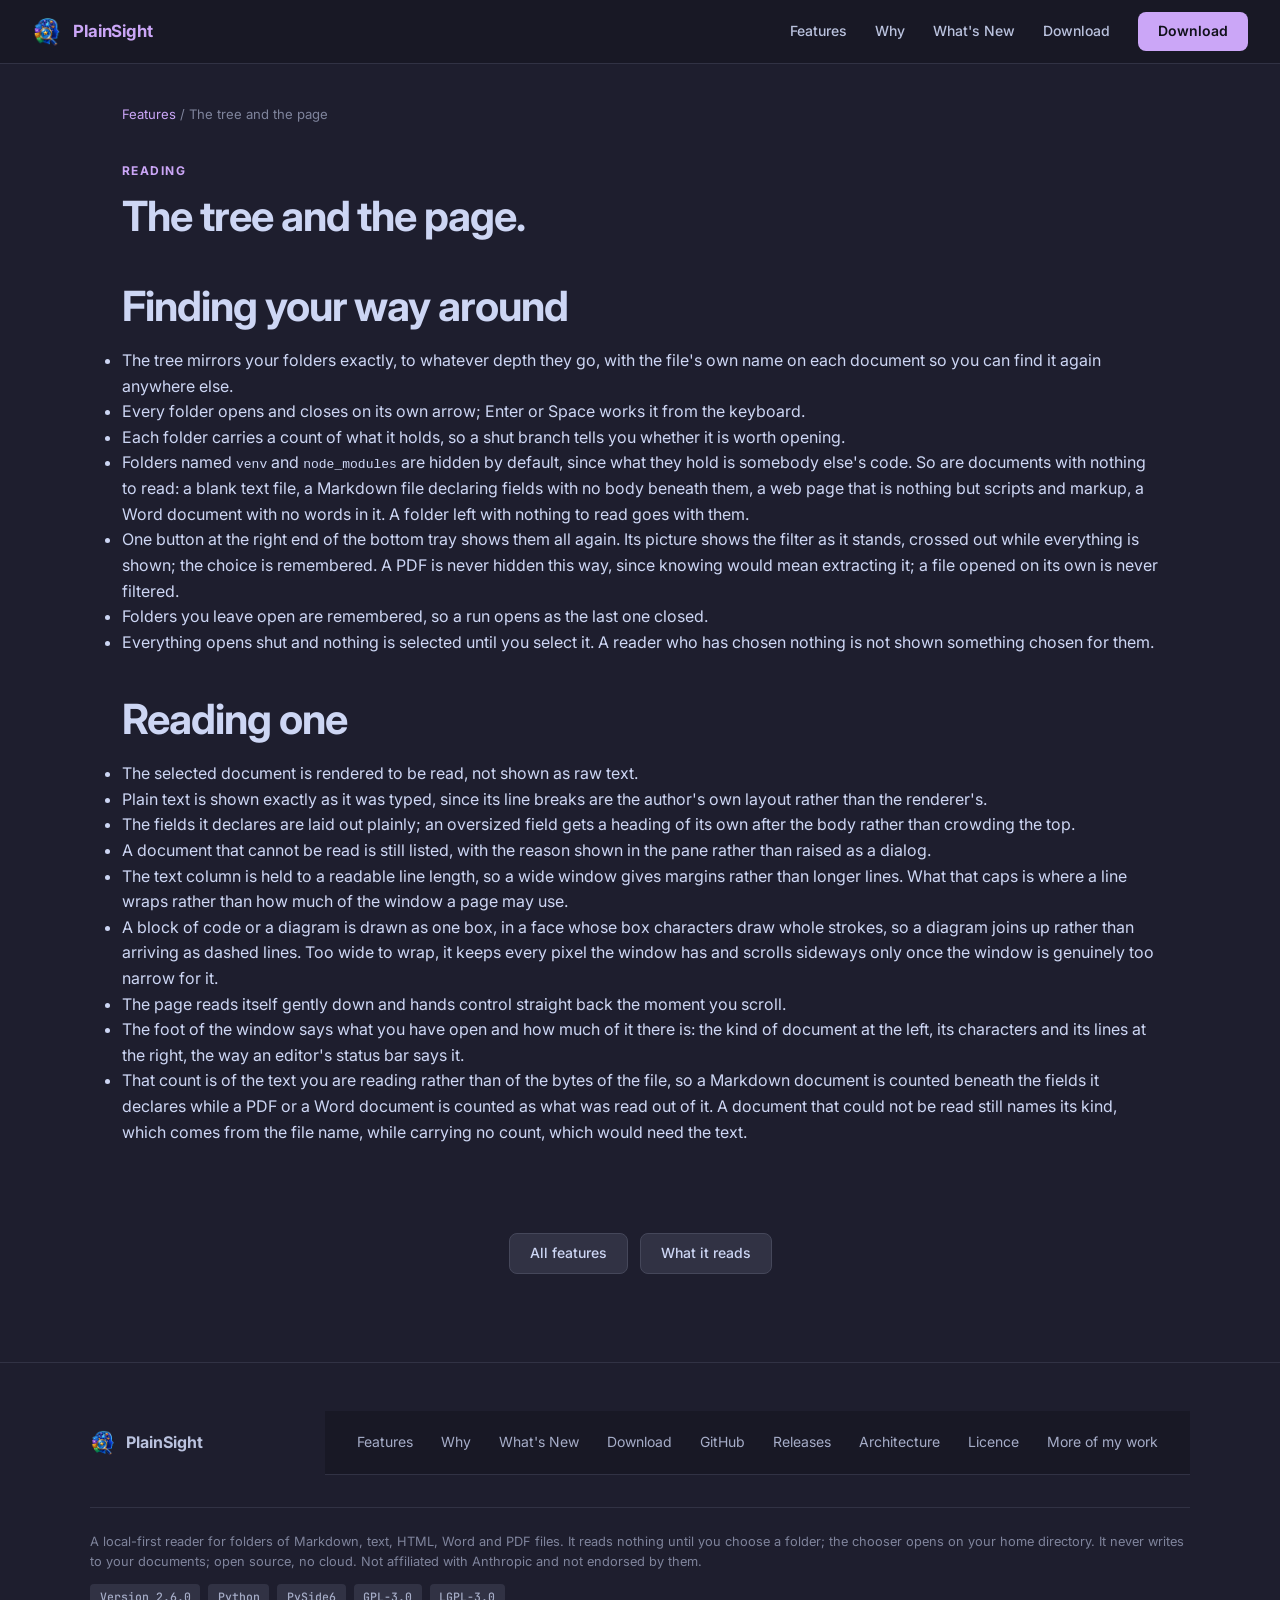
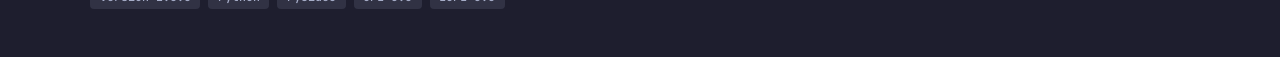
<file: docs/reading.html>
<!DOCTYPE html>
<html lang="en">
<head>
  <meta charset="UTF-8">
  <meta name="viewport" content="width=device-width, initial-scale=1.0">
  <title>PlainSight reading: the tree and the page</title>
  <meta name="description" content="How PlainSight shows a folder as the tree it is on disk, with a count on every folder, then renders the document you pick to be read rather than shown as raw text.">
  <link rel="canonical" href="https://ernster.dev/PlainSight/reading.html">
  <meta name="theme-color" content="#1e1e2e">
  <meta property="og:type" content="website">
  <meta property="og:site_name" content="PlainSight">
  <meta property="og:url" content="https://ernster.dev/PlainSight/reading.html">
  <meta property="og:title" content="PlainSight reading: the tree and the page">
  <meta property="og:description" content="How PlainSight shows a folder as the tree it is on disk, with a count on every folder, then renders the document you pick to be read rather than shown as raw text.">
  <meta property="og:image" content="https://ernster.dev/PlainSight/plainsight-512.png">
  <meta property="og:image:width" content="512">
  <meta property="og:image:height" content="512">
  <meta property="og:image:alt" content="PlainSight app icon">
  <meta property="og:locale" content="en_GB">
  <meta name="twitter:card" content="summary">
  <meta name="twitter:title" content="PlainSight reading: the tree and the page">
  <meta name="twitter:description" content="How PlainSight shows a folder as the tree it is on disk, with a count on every folder, then renders the document you pick to be read rather than shown as raw text.">
  <meta name="twitter:image" content="https://ernster.dev/PlainSight/plainsight-512.png">
  <link rel="icon" href="favicon.ico" sizes="any">
  <link rel="icon" type="image/png" sizes="32x32" href="favicon-32.png">
  <link rel="apple-touch-icon" href="apple-touch-icon.png">
  <link rel="preconnect" href="https://fonts.googleapis.com">
  <link rel="preconnect" href="https://fonts.gstatic.com" crossorigin>
  <link href="https://fonts.googleapis.com/css2?family=Inter:opsz,wght@14..32,300;14..32,400;14..32,500;14..32,600;14..32,700&family=JetBrains+Mono:wght@400;500&display=swap" rel="stylesheet">
  <link rel="stylesheet" href="styles.css?v=5fb17ae258">
<script>window.goatcounter = {path: function (p) { return location.host + p }}</script>
<script data-goatcounter="https://oernster.goatcounter.com/count" async src="https://gc.zgo.at/count.js"></script>
</head>
<body>

<nav>
  <a class="nav-brand" href="./">
    <img src="plainsight-512.png" alt="PlainSight icon">
    <span>PlainSight</span>
  </a>
  <div class="nav-right">
    <a class="nav-link" href="features.html">Features</a>
    <a class="nav-link" href="why.html">Why</a>
    <a class="nav-link" href="whats-new.html">What's New</a>
    <a class="nav-link" href="download.html">Download</a>
    <a class="btn-primary" href="download.html">Download</a>
  </div>
</nav>

<div class="crumb"><a href="features.html">Features</a> <span aria-hidden="true">/</span> The tree and the page</div>

<section class="section">
  <div class="section-label">Reading</div>
  <h1 class="section-title">The tree and the page.</h1>

  <h2 class="section-title" style="margin-top:2.5rem;">Finding your way around</h2>
  <ul>
    <li>The tree mirrors your folders exactly, to whatever depth they go, with the file's own name on each document so you can find it again anywhere else.</li>
    <li>Every folder opens and closes on its own arrow; Enter or Space works it from the keyboard.</li>
    <li>Each folder carries a count of what it holds, so a shut branch tells you whether it is worth opening.</li>
    <li>Folders named <code>venv</code> and <code>node_modules</code> are hidden by default, since what they hold is somebody else's code. So are documents with nothing to read: a blank text file, a Markdown file declaring fields with no body beneath them, a web page that is nothing but scripts and markup, a Word document with no words in it. A folder left with nothing to read goes with them.</li>
    <li>One button at the right end of the bottom tray shows them all again. Its picture shows the filter as it stands, crossed out while everything is shown; the choice is remembered. A PDF is never hidden this way, since knowing would mean extracting it; a file opened on its own is never filtered.</li>
    <li>Folders you leave open are remembered, so a run opens as the last one closed.</li>
    <li>Everything opens shut and nothing is selected until you select it. A reader who has chosen nothing is not shown something chosen for them.</li>
  </ul>

  <h2 class="section-title" style="margin-top:2.5rem;">Reading one</h2>
  <ul>
    <li>The selected document is rendered to be read, not shown as raw text.</li>
    <li>Plain text is shown exactly as it was typed, since its line breaks are the author's own layout rather than the renderer's.</li>
    <li>The fields it declares are laid out plainly; an oversized field gets a heading of its own after the body rather than crowding the top.</li>
    <li>A document that cannot be read is still listed, with the reason shown in the pane rather than raised as a dialog.</li>
    <li>The text column is held to a readable line length, so a wide window gives margins rather than longer lines. What that caps is where a line wraps rather than how much of the window a page may use.</li>
    <li>A block of code or a diagram is drawn as one box, in a face whose box characters draw whole strokes, so a diagram joins up rather than arriving as dashed lines. Too wide to wrap, it keeps every pixel the window has and scrolls sideways only once the window is genuinely too narrow for it.</li>
    <li>The page reads itself gently down and hands control straight back the moment you scroll.</li>
    <li>The foot of the window says what you have open and how much of it there is: the kind of document at the left, its characters and its lines at the right, the way an editor's status bar says it.</li>
    <li>That count is of the text you are reading rather than of the bytes of the file, so a Markdown document is counted beneath the fields it declares while a PDF or a Word document is counted as what was read out of it. A document that could not be read still names its kind, which comes from the file name, while carrying no count, which would need the text.</li>
  </ul>
</section>

<section class="section onward">
  <p class="onward-links">
    <a class="btn-secondary" href="features.html">All features</a>
    <a class="btn-secondary" href="documents.html">What it reads</a>
  </p>
</section>

<footer>
  <div class="footer-inner">
    <div class="footer-top">
      <a class="footer-brand" href="./">
        <img src="plainsight-512.png" alt="PlainSight">
        <span>PlainSight</span>
      </a>
      <nav class="footer-links">
        <a href="features.html">Features</a>
        <a href="why.html">Why</a>
        <a href="whats-new.html">What's New</a>
        <a href="download.html">Download</a>
        <a href="https://github.com/oernster/PlainSight">GitHub</a>
        <a href="https://github.com/oernster/PlainSight/releases">Releases</a>
        <a href="https://github.com/oernster/PlainSight/blob/main/ARCHITECTURE.md">Architecture</a>
        <a href="https://github.com/oernster/PlainSight/blob/main/LICENSE">Licence</a>
        <a href="https://ernster.dev">More of my work</a>
      </nav>
    </div>
    <div class="footer-bottom">
      <p>A local-first reader for folders of Markdown, text, HTML, Word and PDF files. It reads nothing until you choose a folder; the chooser opens on your home directory. It never writes to your documents; open source, no cloud. Not affiliated with Anthropic and not endorsed by them.</p>
      <div class="chips">
        <span class="chip">Version <!--VERSION-->2.6.0<!--/VERSION--></span>
        <span class="chip">Python</span>
        <span class="chip">PySide6</span>
        <span class="chip">GPL-3.0</span>
        <span class="chip">LGPL-3.0</span>
      </div>
    </div>
  </div>
</footer>

</body>
</html>
</file>
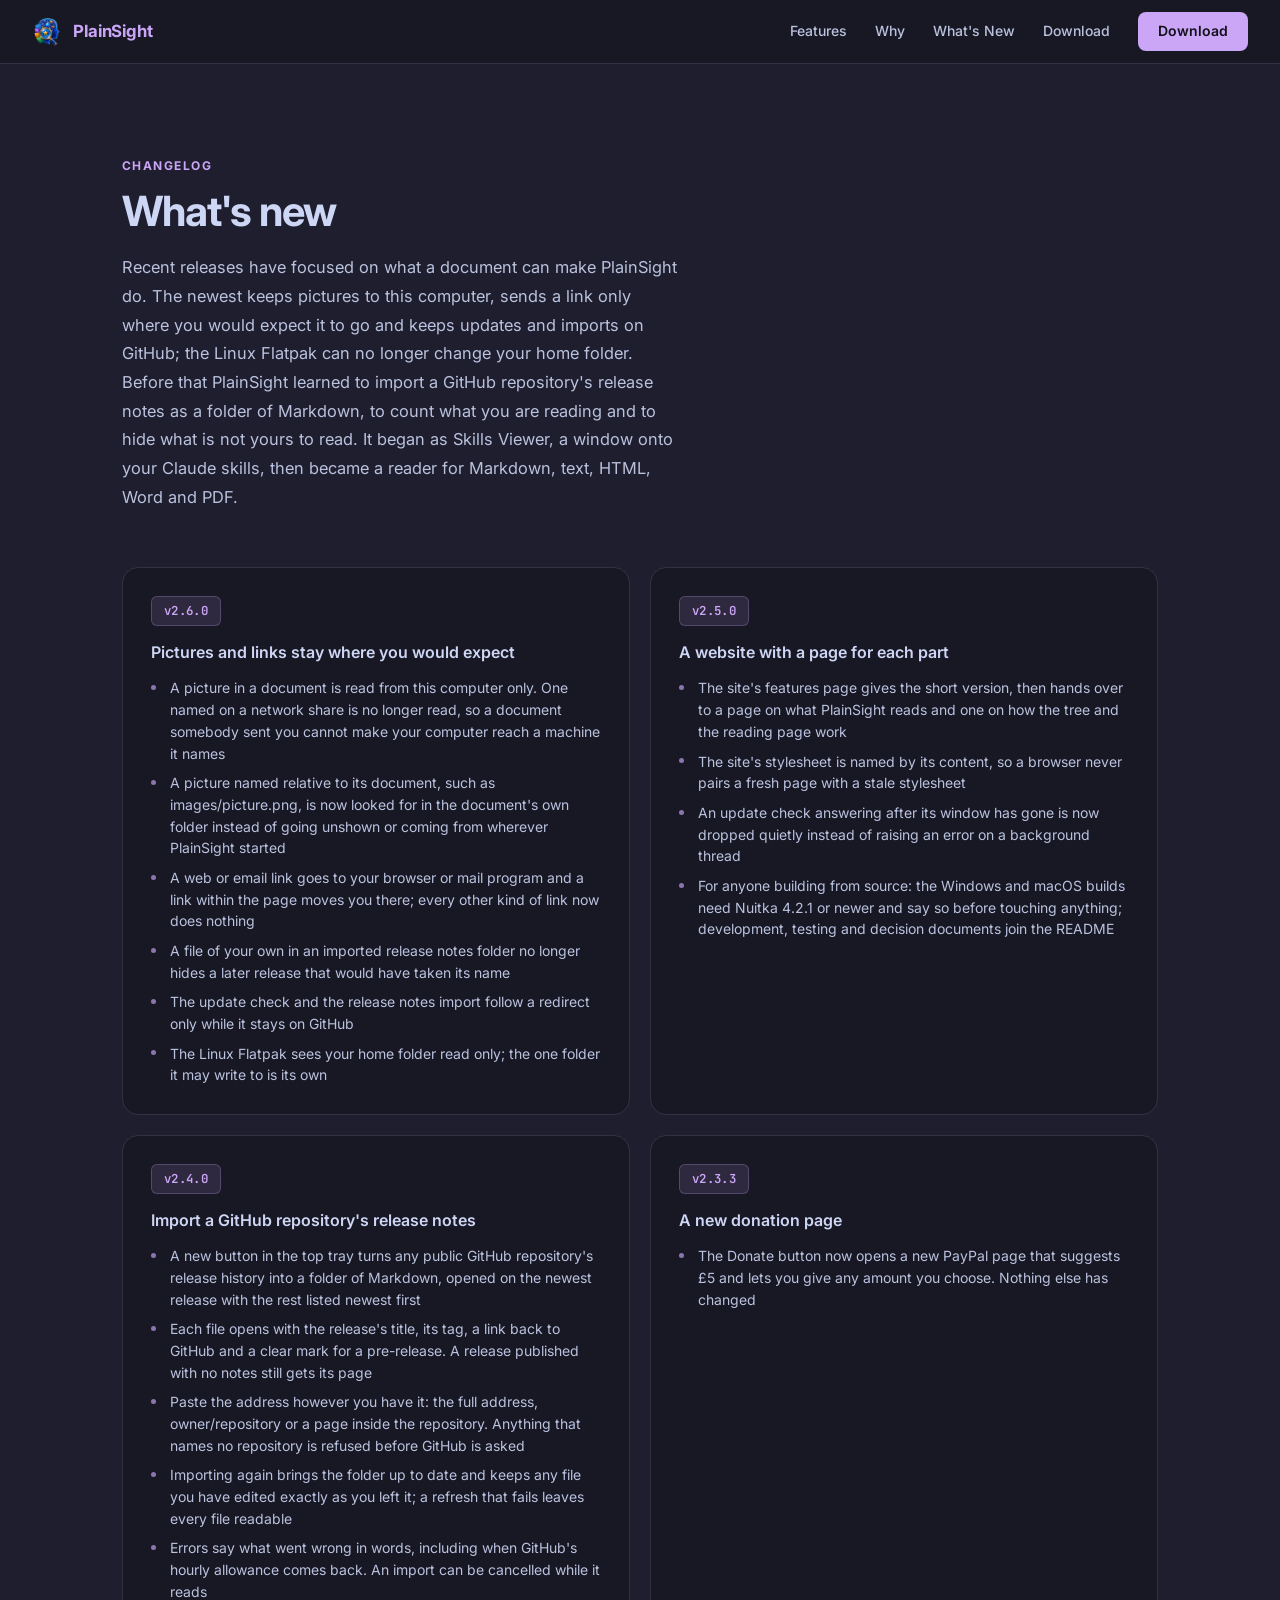
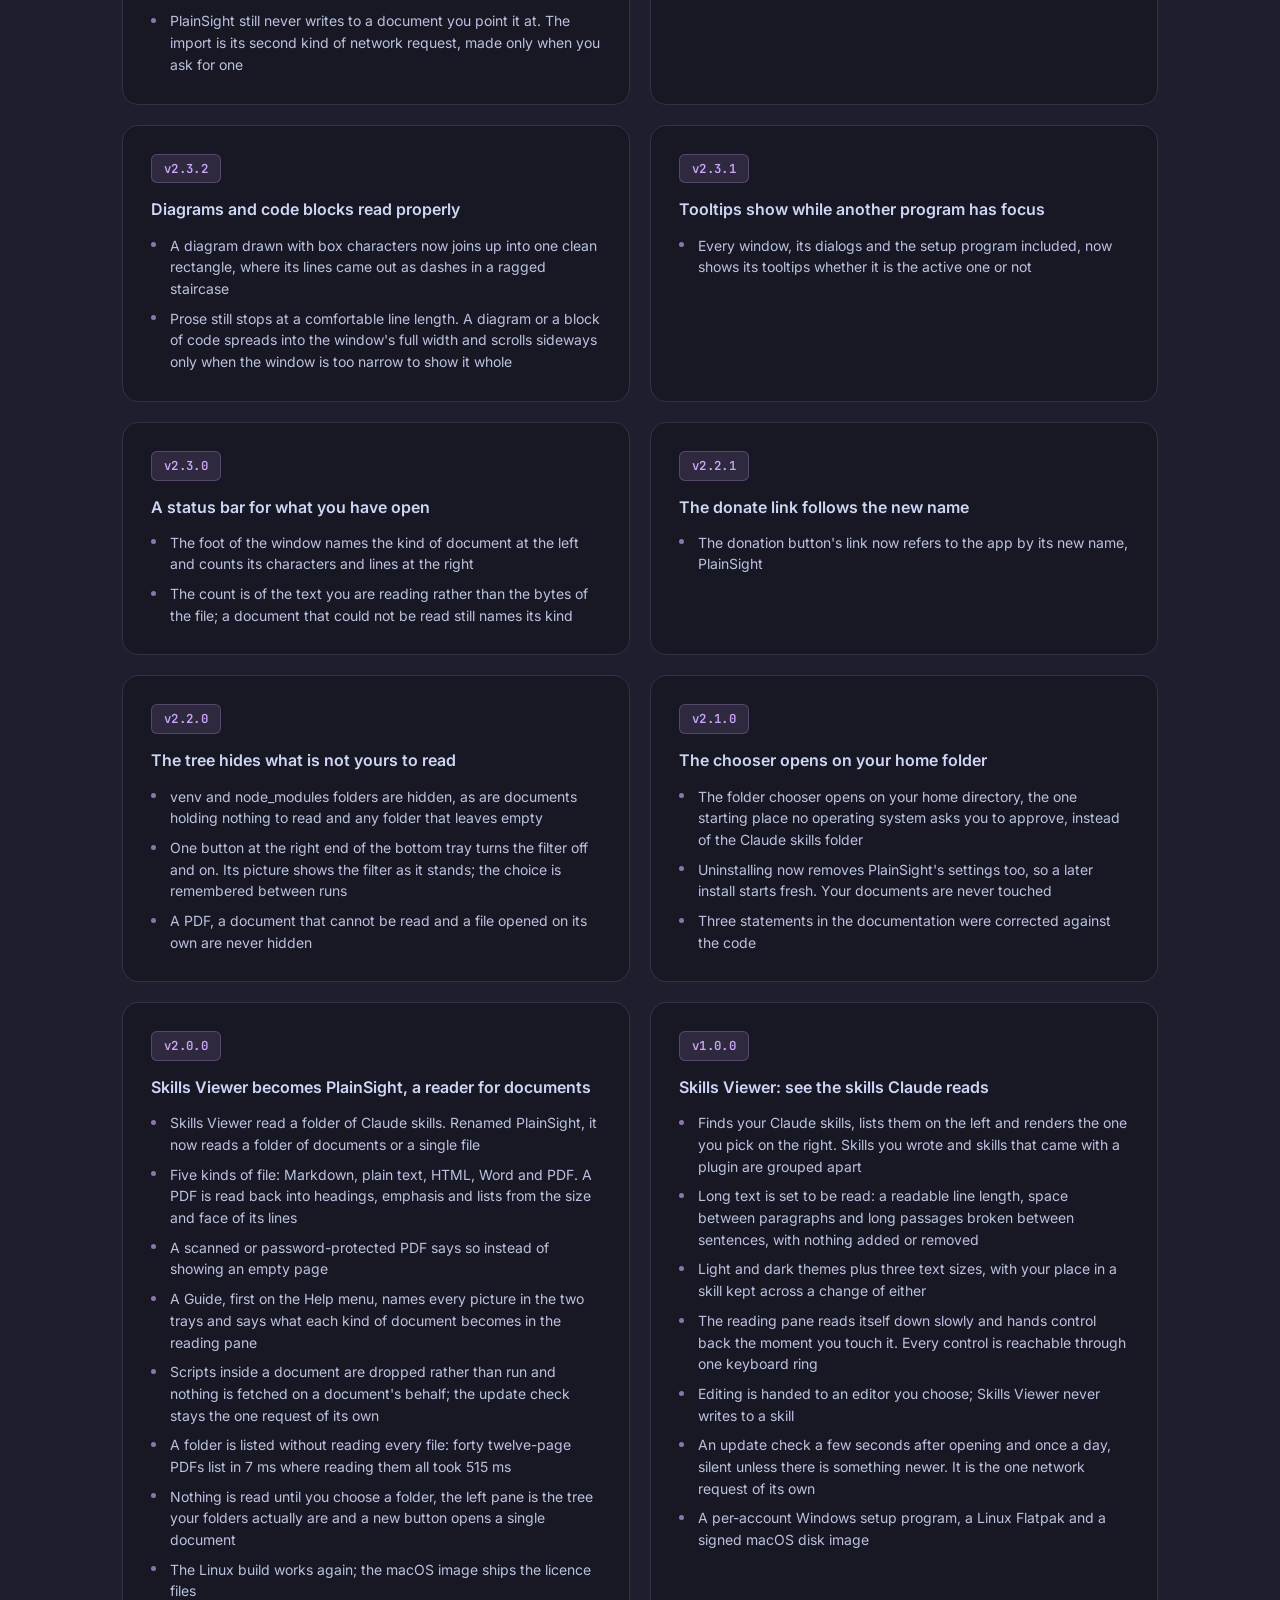
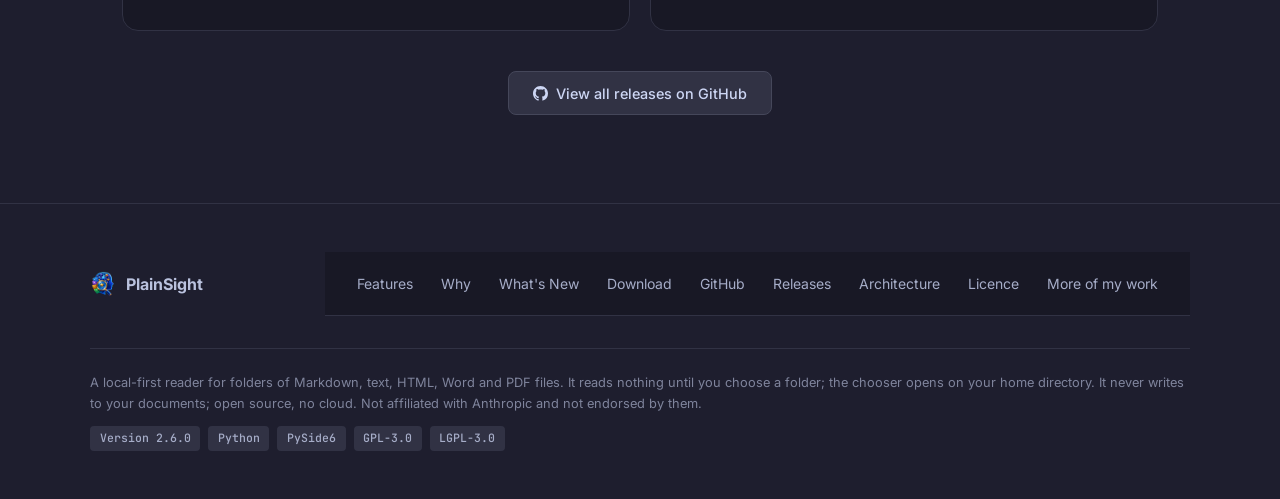
<file: docs/whats-new.html>
<!DOCTYPE html>
<html lang="en">
<head>
  <meta charset="UTF-8">
  <meta name="viewport" content="width=device-width, initial-scale=1.0">
  <title>What's new in PlainSight: release history</title>
  <meta name="description" content="PlainSight's release history: pictures and links kept to where you would expect, release notes imported from GitHub, a status bar, a tree that hides what is not yours to read and the move from Skills Viewer to a reader for every kind of document.">
  <link rel="canonical" href="https://ernster.dev/PlainSight/whats-new.html">
  <meta name="theme-color" content="#1e1e2e">
  <meta property="og:type" content="website">
  <meta property="og:site_name" content="PlainSight">
  <meta property="og:url" content="https://ernster.dev/PlainSight/whats-new.html">
  <meta property="og:title" content="What's new in PlainSight: release history">
  <meta property="og:description" content="Pictures and links kept to where you would expect, release notes imported from GitHub, a status bar, a tree that hides what is not yours to read and the move from Skills Viewer to a reader for every kind of document.">
  <meta property="og:image" content="https://ernster.dev/PlainSight/plainsight-512.png">
  <meta property="og:image:width" content="512">
  <meta property="og:image:height" content="512">
  <meta property="og:image:alt" content="PlainSight app icon">
  <meta property="og:locale" content="en_GB">
  <meta name="twitter:card" content="summary">
  <meta name="twitter:title" content="What's new in PlainSight: release history">
  <meta name="twitter:description" content="Pictures and links kept to where you would expect, release notes imported from GitHub, a status bar, a tree that hides what is not yours to read and the move from Skills Viewer to a reader for every kind of document.">
  <meta name="twitter:image" content="https://ernster.dev/PlainSight/plainsight-512.png">
  <link rel="icon" href="favicon.ico" sizes="any">
  <link rel="icon" type="image/png" sizes="32x32" href="favicon-32.png">
  <link rel="apple-touch-icon" href="apple-touch-icon.png">
  <link rel="preconnect" href="https://fonts.googleapis.com">
  <link rel="preconnect" href="https://fonts.gstatic.com" crossorigin>
  <link href="https://fonts.googleapis.com/css2?family=Inter:opsz,wght@14..32,300;14..32,400;14..32,500;14..32,600;14..32,700&family=JetBrains+Mono:wght@400;500&display=swap" rel="stylesheet">
  <link rel="stylesheet" href="styles.css?v=5fb17ae258">
<script>window.goatcounter = {path: function (p) { return location.host + p }}</script>
<script data-goatcounter="https://oernster.goatcounter.com/count" async src="https://gc.zgo.at/count.js"></script>
</head>
<body>

<nav>
  <a class="nav-brand" href="./">
    <img src="plainsight-512.png" alt="PlainSight icon">
    <span>PlainSight</span>
  </a>
  <div class="nav-right">
    <a class="nav-link" href="features.html">Features</a>
    <a class="nav-link" href="why.html">Why</a>
    <a class="nav-link" href="whats-new.html">What's New</a>
    <a class="nav-link" href="download.html">Download</a>
    <a class="btn-primary" href="download.html">Download</a>
  </div>
</nav>

<section class="section" id="whats-new">
  <div class="section-label">Changelog</div>
  <h1 class="section-title">What's new</h1>
  <p class="section-sub">Recent releases have focused on what a document can make PlainSight do. The newest keeps
    pictures to this computer, sends a link only where you would expect it to go and keeps updates and imports on GitHub;
    the Linux Flatpak can no longer change your home folder. Before that PlainSight learned to import a GitHub repository's
    release notes as a folder of Markdown, to count what you are reading and to hide what is not yours to read. It began
    as Skills Viewer, a window onto your Claude skills, then became a reader for Markdown, text, HTML, Word and PDF.</p>

  <div class="changelog-grid">

    <div class="cl-entry">
      <div class="ver-tag">v<!--VERSION-->2.6.0<!--/VERSION--></div>
      <h3>Pictures and links stay where you would expect</h3>
      <ul>
        <li>A picture in a document is read from this computer only. One named on a network share is no longer read, so a document somebody sent you cannot make your computer reach a machine it names</li>
        <li>A picture named relative to its document, such as images/picture.png, is now looked for in the document's own folder instead of going unshown or coming from wherever PlainSight started</li>
        <li>A web or email link goes to your browser or mail program and a link within the page moves you there; every other kind of link now does nothing</li>
        <li>A file of your own in an imported release notes folder no longer hides a later release that would have taken its name</li>
        <li>The update check and the release notes import follow a redirect only while it stays on GitHub</li>
        <li>The Linux Flatpak sees your home folder read only; the one folder it may write to is its own</li>
      </ul>
    </div>

    <div class="cl-entry">
      <div class="ver-tag">v2.5.0</div>
      <h3>A website with a page for each part</h3>
      <ul>
        <li>The site's features page gives the short version, then hands over to a page on what PlainSight reads and one on how the tree and the reading page work</li>
        <li>The site's stylesheet is named by its content, so a browser never pairs a fresh page with a stale stylesheet</li>
        <li>An update check answering after its window has gone is now dropped quietly instead of raising an error on a background thread</li>
        <li>For anyone building from source: the Windows and macOS builds need Nuitka 4.2.1 or newer and say so before touching anything; development, testing and decision documents join the README</li>
      </ul>
    </div>

    <div class="cl-entry">
      <div class="ver-tag">v2.4.0</div>
      <h3>Import a GitHub repository's release notes</h3>
      <ul>
        <li>A new button in the top tray turns any public GitHub repository's release history into a folder of Markdown, opened on the newest release with the rest listed newest first</li>
        <li>Each file opens with the release's title, its tag, a link back to GitHub and a clear mark for a pre-release. A release published with no notes still gets its page</li>
        <li>Paste the address however you have it: the full address, owner/repository or a page inside the repository. Anything that names no repository is refused before GitHub is asked</li>
        <li>Importing again brings the folder up to date and keeps any file you have edited exactly as you left it; a refresh that fails leaves every file readable</li>
        <li>Errors say what went wrong in words, including when GitHub's hourly allowance comes back. An import can be cancelled while it reads</li>
        <li>PlainSight still never writes to a document you point it at. The import is its second kind of network request, made only when you ask for one</li>
      </ul>
    </div>

    <div class="cl-entry">
      <div class="ver-tag">v2.3.3</div>
      <h3>A new donation page</h3>
      <ul>
        <li>The Donate button now opens a new PayPal page that suggests £5 and lets you give any amount you choose. Nothing else has changed</li>
      </ul>
    </div>

    <div class="cl-entry">
      <div class="ver-tag">v2.3.2</div>
      <h3>Diagrams and code blocks read properly</h3>
      <ul>
        <li>A diagram drawn with box characters now joins up into one clean rectangle, where its lines came out as dashes in a ragged staircase</li>
        <li>Prose still stops at a comfortable line length. A diagram or a block of code spreads into the window's full width and scrolls sideways only when the window is too narrow to show it whole</li>
      </ul>
    </div>

    <div class="cl-entry">
      <div class="ver-tag">v2.3.1</div>
      <h3>Tooltips show while another program has focus</h3>
      <ul>
        <li>Every window, its dialogs and the setup program included, now shows its tooltips whether it is the active one or not</li>
      </ul>
    </div>

    <div class="cl-entry">
      <div class="ver-tag">v2.3.0</div>
      <h3>A status bar for what you have open</h3>
      <ul>
        <li>The foot of the window names the kind of document at the left and counts its characters and lines at the right</li>
        <li>The count is of the text you are reading rather than the bytes of the file; a document that could not be read still names its kind</li>
      </ul>
    </div>

    <div class="cl-entry">
      <div class="ver-tag">v2.2.1</div>
      <h3>The donate link follows the new name</h3>
      <ul>
        <li>The donation button's link now refers to the app by its new name, PlainSight</li>
      </ul>
    </div>

    <div class="cl-entry">
      <div class="ver-tag">v2.2.0</div>
      <h3>The tree hides what is not yours to read</h3>
      <ul>
        <li>venv and node_modules folders are hidden, as are documents holding nothing to read and any folder that leaves empty</li>
        <li>One button at the right end of the bottom tray turns the filter off and on. Its picture shows the filter as it stands; the choice is remembered between runs</li>
        <li>A PDF, a document that cannot be read and a file opened on its own are never hidden</li>
      </ul>
    </div>

    <div class="cl-entry">
      <div class="ver-tag">v2.1.0</div>
      <h3>The chooser opens on your home folder</h3>
      <ul>
        <li>The folder chooser opens on your home directory, the one starting place no operating system asks you to approve, instead of the Claude skills folder</li>
        <li>Uninstalling now removes PlainSight's settings too, so a later install starts fresh. Your documents are never touched</li>
        <li>Three statements in the documentation were corrected against the code</li>
      </ul>
    </div>

    <div class="cl-entry">
      <div class="ver-tag">v2.0.0</div>
      <h3>Skills Viewer becomes PlainSight, a reader for documents</h3>
      <ul>
        <li>Skills Viewer read a folder of Claude skills. Renamed PlainSight, it now reads a folder of documents or a single file</li>
        <li>Five kinds of file: Markdown, plain text, HTML, Word and PDF. A PDF is read back into headings, emphasis and lists from the size and face of its lines</li>
        <li>A scanned or password-protected PDF says so instead of showing an empty page</li>
        <li>A Guide, first on the Help menu, names every picture in the two trays and says what each kind of document becomes in the reading pane</li>
        <li>Scripts inside a document are dropped rather than run and nothing is fetched on a document's behalf; the update check stays the one request of its own</li>
        <li>A folder is listed without reading every file: forty twelve-page PDFs list in 7 ms where reading them all took 515 ms</li>
        <li>Nothing is read until you choose a folder, the left pane is the tree your folders actually are and a new button opens a single document</li>
        <li>The Linux build works again; the macOS image ships the licence files</li>
      </ul>
    </div>

    <div class="cl-entry">
      <div class="ver-tag">v1.0.0</div>
      <h3>Skills Viewer: see the skills Claude reads</h3>
      <ul>
        <li>Finds your Claude skills, lists them on the left and renders the one you pick on the right. Skills you wrote and skills that came with a plugin are grouped apart</li>
        <li>Long text is set to be read: a readable line length, space between paragraphs and long passages broken between sentences, with nothing added or removed</li>
        <li>Light and dark themes plus three text sizes, with your place in a skill kept across a change of either</li>
        <li>The reading pane reads itself down slowly and hands control back the moment you touch it. Every control is reachable through one keyboard ring</li>
        <li>Editing is handed to an editor you choose; Skills Viewer never writes to a skill</li>
        <li>An update check a few seconds after opening and once a day, silent unless there is something newer. It is the one network request of its own</li>
        <li>A per-account Windows setup program, a Linux Flatpak and a signed macOS disk image</li>
      </ul>
    </div>

  </div>

  <div style="text-align:center; margin-top:2.5rem;">
    <a class="btn-secondary" href="https://github.com/oernster/PlainSight/releases" style="font-size:0.9rem; padding:0.6rem 1.5rem;">
      <svg width="15" height="15" viewBox="0 0 24 24" fill="currentColor"><path d="M12 0C5.37 0 0 5.37 0 12c0 5.31 3.435 9.795 8.205 11.385.6.105.825-.255.825-.57 0-.285-.015-1.23-.015-2.235-3.015.555-3.795-.735-4.035-1.41-.135-.345-.72-1.41-1.23-1.695-.42-.225-1.02-.78-.015-.795.945-.015 1.62.87 1.845 1.23 1.08 1.815 2.805 1.305 3.495.99.105-.78.42-1.305.765-1.605-2.67-.3-5.46-1.335-5.46-5.925 0-1.305.465-2.385 1.23-3.225-.12-.3-.54-1.53.12-3.18 0 0 1.005-.315 3.3 1.23.96-.27 1.98-.405 3-.405s2.04.135 3 .405c2.295-1.56 3.3-1.23 3.3-1.23.66 1.65.24 2.88.12 3.18.765.84 1.23 1.905 1.23 3.225 0 4.605-2.805 5.625-5.475 5.925.435.375.81 1.095.81 2.22 0 1.605-.015 2.895-.015 3.3 0 .315.225.69.825.57A12.02 12.02 0 0 0 24 12c0-6.63-5.37-12-12-12z"/></svg>
      View all releases on GitHub
    </a>
  </div>
</section>

<footer>
  <div class="footer-inner">
    <div class="footer-top">
      <a class="footer-brand" href="./">
        <img src="plainsight-512.png" alt="PlainSight">
        <span>PlainSight</span>
      </a>
      <nav class="footer-links">
        <a href="features.html">Features</a>
        <a href="why.html">Why</a>
        <a href="whats-new.html">What's New</a>
        <a href="download.html">Download</a>
        <a href="https://github.com/oernster/PlainSight">GitHub</a>
        <a href="https://github.com/oernster/PlainSight/releases">Releases</a>
        <a href="https://github.com/oernster/PlainSight/blob/main/ARCHITECTURE.md">Architecture</a>
        <a href="https://github.com/oernster/PlainSight/blob/main/LICENSE">Licence</a>
        <a href="https://ernster.dev">More of my work</a>
      </nav>
    </div>
    <div class="footer-bottom">
      <p>A local-first reader for folders of Markdown, text, HTML, Word and PDF files. It reads nothing until you choose a folder; the chooser opens on your home directory. It never writes to your documents; open source, no cloud. Not affiliated with Anthropic and not endorsed by them.</p>
      <div class="chips">
        <span class="chip">Version <!--VERSION-->2.6.0<!--/VERSION--></span>
        <span class="chip">Python</span>
        <span class="chip">PySide6</span>
        <span class="chip">GPL-3.0</span>
        <span class="chip">LGPL-3.0</span>
      </div>
    </div>
  </div>
</footer>

</body>
</html>
</file>
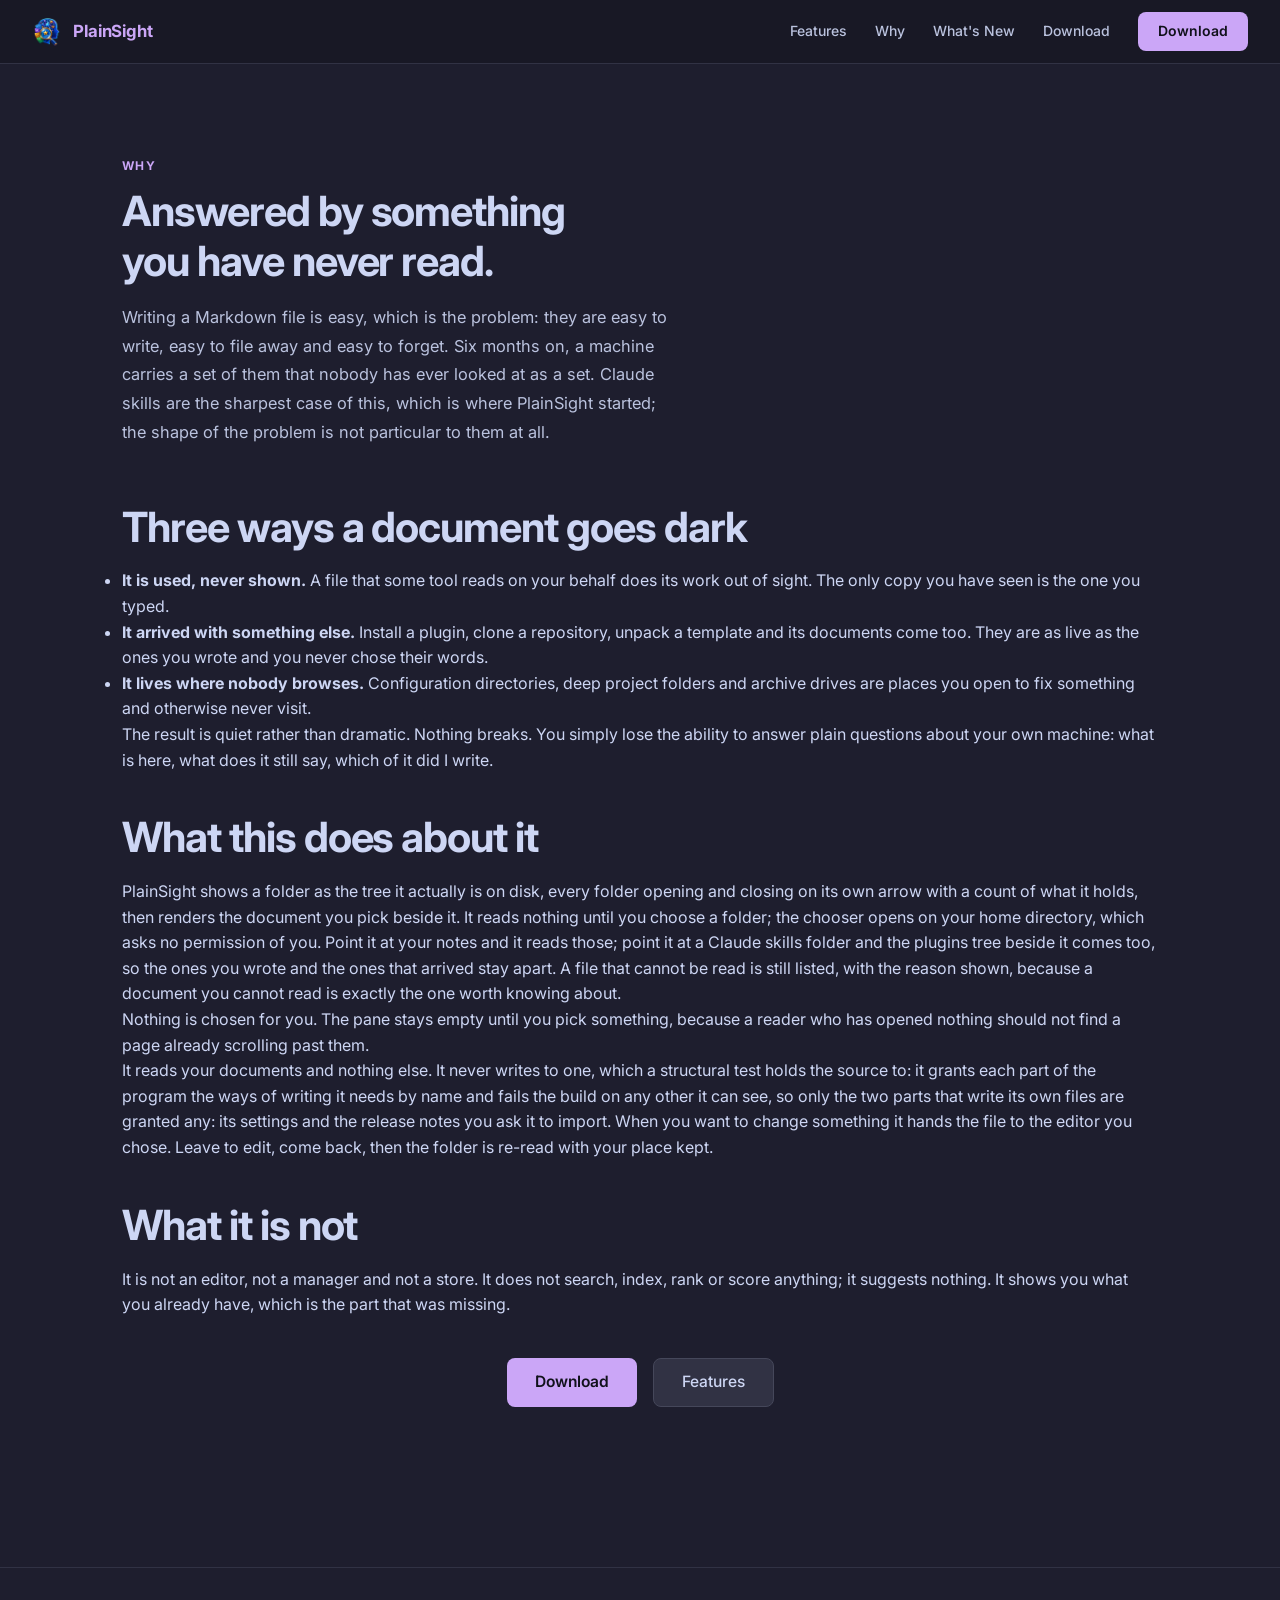
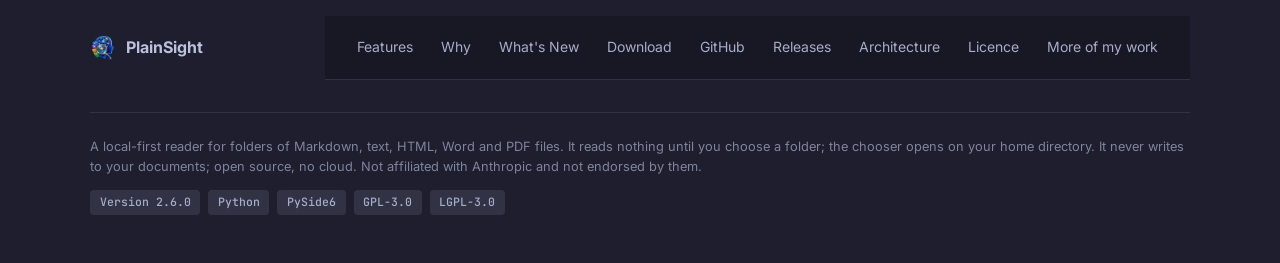
<file: docs/why.html>
<!DOCTYPE html>
<html lang="en">
<head>
  <meta charset="UTF-8">
  <meta name="viewport" content="width=device-width, initial-scale=1.0">
  <title>Why PlainSight exists: the documents you never open</title>
  <meta name="description" content="Documents get used without ever being shown to you, arrive with things you installed once and live where nobody browses. PlainSight puts the folder in front of you as the tree it is; it changes none of it.">
  <link rel="canonical" href="https://ernster.dev/PlainSight/why.html">
  <meta name="theme-color" content="#1e1e2e">
  <meta property="og:type" content="website">
  <meta property="og:site_name" content="PlainSight">
  <meta property="og:url" content="https://ernster.dev/PlainSight/why.html">
  <meta property="og:title" content="Why PlainSight exists: the documents you never open">
  <meta property="og:description" content="Documents get used without ever being shown to you, arrive with things you installed once and live where nobody browses. PlainSight puts the folder in front of you as the tree it is; it changes none of it.">
  <meta property="og:image" content="https://ernster.dev/PlainSight/plainsight-512.png">
  <meta property="og:image:width" content="512">
  <meta property="og:image:height" content="512">
  <meta property="og:image:alt" content="PlainSight app icon">
  <meta property="og:locale" content="en_GB">
  <meta name="twitter:card" content="summary">
  <meta name="twitter:title" content="Why PlainSight exists: the documents you never open">
  <meta name="twitter:description" content="Documents get used without ever being shown to you, arrive with things you installed once and live where nobody browses. PlainSight puts the folder in front of you as the tree it is; it changes none of it.">
  <meta name="twitter:image" content="https://ernster.dev/PlainSight/plainsight-512.png">
  <link rel="icon" href="favicon.ico" sizes="any">
  <link rel="icon" type="image/png" sizes="32x32" href="favicon-32.png">
  <link rel="apple-touch-icon" href="apple-touch-icon.png">
  <link rel="preconnect" href="https://fonts.googleapis.com">
  <link rel="preconnect" href="https://fonts.gstatic.com" crossorigin>
  <link href="https://fonts.googleapis.com/css2?family=Inter:opsz,wght@14..32,300;14..32,400;14..32,500;14..32,600;14..32,700&family=JetBrains+Mono:wght@400;500&display=swap" rel="stylesheet">
  <link rel="stylesheet" href="styles.css?v=5fb17ae258">
<script>window.goatcounter = {path: function (p) { return location.host + p }}</script>
<script data-goatcounter="https://oernster.goatcounter.com/count" async src="https://gc.zgo.at/count.js"></script>
</head>
<body>

<nav>
  <a class="nav-brand" href="./">
    <img src="plainsight-512.png" alt="PlainSight icon">
    <span>PlainSight</span>
  </a>
  <div class="nav-right">
    <a class="nav-link" href="features.html">Features</a>
    <a class="nav-link" href="why.html">Why</a>
    <a class="nav-link" href="whats-new.html">What's New</a>
    <a class="nav-link" href="download.html">Download</a>
    <a class="btn-primary" href="download.html">Download</a>
  </div>
</nav>

<section class="section">
  <div class="section-label">Why</div>
  <h1 class="section-title">Answered by something<br>you have never read.</h1>

  <p class="section-sub">
    Writing a Markdown file is easy, which is the problem: they are easy to write, easy to file away and easy to
    forget. Six months on, a machine carries a set of them that nobody has ever looked at as a set. Claude skills are
    the sharpest case of this, which is where PlainSight started; the shape of the problem is not particular to
    them at all.
  </p>

  <h2 class="section-title" style="margin-top:2.5rem;">Three ways a document goes dark</h2>
  <ul>
    <li><strong>It is used, never shown.</strong> A file that some tool reads on your behalf does its work out of sight. The only copy you have seen is the one you typed.</li>
    <li><strong>It arrived with something else.</strong> Install a plugin, clone a repository, unpack a template and its documents come too. They are as live as the ones you wrote and you never chose their words.</li>
    <li><strong>It lives where nobody browses.</strong> Configuration directories, deep project folders and archive drives are places you open to fix something and otherwise never visit.</li>
  </ul>

  <p>
    The result is quiet rather than dramatic. Nothing breaks. You simply lose the ability to answer plain questions
    about your own machine: what is here, what does it still say, which of it did I write.
  </p>

  <h2 class="section-title" style="margin-top:2.5rem;">What this does about it</h2>
  <p>
    PlainSight shows a folder as the tree it actually is on disk, every folder opening and closing on its own arrow
    with a count of what it holds, then renders the document you pick beside it. It reads nothing until you choose a folder; the
    chooser opens on your home directory, which asks no permission of you. Point it at your notes and it
    reads those; point it at a Claude skills folder and the plugins tree beside it comes too, so the ones you wrote and
    the ones that arrived stay apart. A file that cannot be read is still
    listed, with the reason shown, because a document you cannot read is exactly the one worth knowing about.
  </p>
  <p>
    Nothing is chosen for you. The pane stays empty until you pick something, because a reader who has opened nothing
    should not find a page already scrolling past them.
  </p>
  <p>
    It reads your documents and nothing else. It never writes to one, which a structural test holds the source to:
    it grants each part of the program the ways of writing it needs by name and fails the build on any other it can
    see, so only the two parts that write its own files are granted any: its settings and the release notes you ask it
    to import. When you want
    to change something it hands the file to the editor you chose. Leave to edit, come back, then the folder is
    re-read with your place kept.
  </p>

  <h2 class="section-title" style="margin-top:2.5rem;">What it is not</h2>
  <p>
    It is not an editor, not a manager and not a store. It does not search, index, rank or score anything; it suggests
    nothing. It shows you what you already have, which is the part that was missing.
  </p>

  <div class="hero-cta" style="margin-top:2.5rem;">
    <a class="btn-primary" href="download.html">Download</a>
    <a class="btn-secondary" href="features.html">Features</a>
  </div>
</section>

<footer>
  <div class="footer-inner">
    <div class="footer-top">
      <a class="footer-brand" href="./">
        <img src="plainsight-512.png" alt="PlainSight">
        <span>PlainSight</span>
      </a>
      <nav class="footer-links">
        <a href="features.html">Features</a>
        <a href="why.html">Why</a>
        <a href="whats-new.html">What's New</a>
        <a href="download.html">Download</a>
        <a href="https://github.com/oernster/PlainSight">GitHub</a>
        <a href="https://github.com/oernster/PlainSight/releases">Releases</a>
        <a href="https://github.com/oernster/PlainSight/blob/main/ARCHITECTURE.md">Architecture</a>
        <a href="https://github.com/oernster/PlainSight/blob/main/LICENSE">Licence</a>
        <a href="https://ernster.dev">More of my work</a>
      </nav>
    </div>
    <div class="footer-bottom">
      <p>A local-first reader for folders of Markdown, text, HTML, Word and PDF files. It reads nothing until you choose a folder; the chooser opens on your home directory. It never writes to your documents; open source, no cloud. Not affiliated with Anthropic and not endorsed by them.</p>
      <div class="chips">
        <span class="chip">Version <!--VERSION-->2.6.0<!--/VERSION--></span>
        <span class="chip">Python</span>
        <span class="chip">PySide6</span>
        <span class="chip">GPL-3.0</span>
        <span class="chip">LGPL-3.0</span>
      </div>
    </div>
  </div>
</footer>

</body>
</html>
</file>
<file: docs/styles.css>
/* PlainSight site styles, shared by every page. Catppuccin Mocha. */

/* Catppuccin Mocha palette */
:root {
  --base:     #1e1e2e;
  --mantle:   #181825;
  --crust:    #11111b;
  --surface0: #313244;
  --surface1: #45475a;
  --surface2: #585b70;
  --overlay0: #6c7086;
  --overlay1: #7f849c;
  --subtext0: #a6adc8;
  --subtext1: #bac2de;
  --text:     #cdd6f4;
  --lavender: #b4befe;
  --blue:     #89b4fa;
  --sapphire: #74c7ec;
  --teal:     #94e2d5;
  --green:    #a6e3a1;
  --yellow:   #f9e2af;
  --peach:    #fab387;
  --maroon:   #eba0ac;
  --red:      #f38ba8;
  --mauve:    #cba6f7;
  --pink:     #f5c2e7;
  /* PlainSight's accent is the violet the application itself reads with. */
  --accent:        var(--mauve);
  --accent-rgb:    203, 166, 247;
}

*, *::before, *::after { box-sizing: border-box; margin: 0; padding: 0; }

html { scroll-behavior: smooth; }

body {
  font-family: 'Inter', system-ui, sans-serif;
  background: var(--base);
  color: var(--text);
  line-height: 1.6;
  -webkit-font-smoothing: antialiased;
}

/* Navigation */
nav {
  position: sticky;
  top: 0;
  z-index: 100;
  background: rgba(24, 24, 37, 0.88);
  backdrop-filter: blur(14px);
  -webkit-backdrop-filter: blur(14px);
  border-bottom: 1px solid var(--surface0);
  padding: 0 2rem;
  height: 64px;
  display: flex;
  align-items: center;
  justify-content: space-between;
}

.nav-brand { display: flex; align-items: center; gap: 0.7rem; text-decoration: none; }
.nav-brand img { width: 30px; height: 30px; }
.nav-brand span { font-size: 1.05rem; font-weight: 700; letter-spacing: -0.01em; color: var(--accent); }

.nav-right { display: flex; align-items: center; gap: 1.75rem; }
.nav-right a.nav-link {
  color: var(--subtext1);
  text-decoration: none;
  font-size: 0.875rem;
  font-weight: 500;
  transition: color 0.18s;
}
.nav-right a.nav-link:hover { color: var(--text); }

/* Buttons */
.btn-primary {
  display: inline-flex;
  align-items: center;
  gap: 0.45rem;
  background: var(--accent);
  color: var(--crust);
  text-decoration: none;
  font-weight: 600;
  font-size: 0.875rem;
  padding: 0.5rem 1.25rem;
  border-radius: 8px;
  transition: opacity 0.18s, transform 0.15s;
  white-space: nowrap;
}
.btn-primary:hover { opacity: 0.88; transform: translateY(-1px); }

.btn-secondary {
  display: inline-flex;
  align-items: center;
  gap: 0.45rem;
  background: var(--surface0);
  color: var(--text);
  text-decoration: none;
  font-weight: 500;
  font-size: 0.875rem;
  padding: 0.5rem 1.25rem;
  border-radius: 8px;
  border: 1px solid var(--surface1);
  transition: background 0.18s, transform 0.15s;
  white-space: nowrap;
}
.btn-secondary:hover { background: var(--surface1); transform: translateY(-1px); }

/* A button whose label is preceded by artwork rather than plain text. Sized in
   em against the button's own type, so the two stay in proportion if that type
   ever changes. At one line box the artwork could not be read, so the mark
   takes 1.8 times that and this button is deliberately taller than a text-only
   one beside it. display: block drops the inline descender space that would
   otherwise add a stray couple of pixels under the picture. */
.btn-secondary img {
  display: block;
  height: 2.7em;
  width: auto;
}


/* Hero */
.hero { max-width: 1100px; margin: 0 auto; padding: 5.5rem 2rem 3rem; text-align: center; }

.hero-icon {
  display: block;
  width: 168px;
  height: 168px;
  margin: 0 auto 2rem;
  filter: drop-shadow(0 22px 50px rgba(0, 0, 0, 0.5));
}

.badge {
  display: inline-flex;
  align-items: center;
  gap: 0.45rem;
  background: rgba(var(--accent-rgb), 0.12);
  border: 1px solid rgba(var(--accent-rgb), 0.3);
  color: var(--accent);
  font-size: 0.78rem;
  font-weight: 600;
  font-family: 'JetBrains Mono', monospace;
  padding: 0.3rem 0.9rem;
  border-radius: 99px;
  margin-bottom: 2rem;
  letter-spacing: 0.04em;
}
.badge-dot { width: 7px; height: 7px; border-radius: 50%; background: var(--accent); flex-shrink: 0; }

h1 {
  font-size: clamp(2.5rem, 6vw, 4.1rem);
  font-weight: 700;
  letter-spacing: -0.035em;
  line-height: 1.1;
  margin-bottom: 1.4rem;
}
h1 .accent { color: var(--accent); }

.hero-desc {
  font-size: 1.1rem;
  color: var(--subtext1);
  max-width: 600px;
  margin: 0 auto 2.75rem;
  line-height: 1.75;
}
.hero-desc strong { color: var(--text); font-weight: 600; }

.hero-cta { display: flex; gap: 1rem; justify-content: center; flex-wrap: wrap; margin-bottom: 4.5rem; }
.hero-cta .btn-primary, .hero-cta .btn-secondary { font-size: 0.975rem; padding: 0.7rem 1.75rem; }

.shot {
  border-radius: 16px;
  overflow: hidden;
  border: 1px solid var(--surface1);
  background: var(--crust);
  box-shadow:
    0 0 0 1px rgba(var(--accent-rgb), 0.06),
    0 36px 90px rgba(0, 0, 0, 0.7),
    0 0 120px rgba(var(--accent-rgb), 0.05);
}
.shot img { width: 100%; height: auto; display: block; }

.hero-shot { max-width: 620px; margin: 0 auto; }

/* Stats bar */
.stats-bar { background: var(--mantle); border-top: 1px solid var(--surface0); border-bottom: 1px solid var(--surface0); }
.stats-inner {
  max-width: 1100px;
  margin: 0 auto;
  padding: 2rem;
  display: flex;
  gap: 2rem;
  flex-wrap: wrap;
  justify-content: center;
  align-items: center;
}
.stat { text-align: center; padding: 0 1rem; }
.stat + .stat { border-left: 1px solid var(--surface1); }
.stat-value { font-size: 1.9rem; font-weight: 700; letter-spacing: -0.03em; color: var(--accent); line-height: 1; margin-bottom: 0.4rem; }
.stat-label { font-size: 0.8rem; color: var(--subtext0); font-weight: 500; letter-spacing: 0.02em; text-transform: uppercase; }

/* Section wrapper */
.section { max-width: 1100px; margin: 0 auto; padding: 5.5rem 2rem; }
.section-label {
  display: inline-block;
  color: var(--accent);
  font-size: 0.75rem;
  font-weight: 700;
  letter-spacing: 0.12em;
  text-transform: uppercase;
  margin-bottom: 0.75rem;
}
.section-title { font-size: clamp(1.8rem, 4vw, 2.6rem); font-weight: 700; letter-spacing: -0.025em; line-height: 1.2; margin-bottom: 1rem; }
.section-sub { font-size: 1.025rem; color: var(--subtext1); max-width: 560px; line-height: 1.75; margin-bottom: 3.5rem; }

/* Features grid */
/* Column counts stated outright rather than left to auto-fill, so the rule
   below can know when a last card would sit alone on its row. Each step is
   where three, then two, cards of at least 305px fit beside the section's
   own padding. */
.features-grid { display: grid; grid-template-columns: 1fr; gap: 1.25rem; }
@media (min-width: 700px) {
  .features-grid { grid-template-columns: repeat(2, 1fr); }
}
@media (min-width: 1020px) {
  .features-grid { grid-template-columns: repeat(3, 1fr); }
}
/* A last card left alone on its row spans it, reading as a closing note
   rather than a leftover; the same reasoning as .feat-wide below. */
@media (min-width: 700px) and (max-width: 1019px) {
  .features-grid > .feat:last-child:nth-child(odd) { grid-column: 1 / -1; }
}
@media (min-width: 1020px) {
  .features-grid > .feat:last-child:nth-child(3n+1) { grid-column: 1 / -1; }
}
.feat {
  background: var(--mantle);
  border: 1px solid var(--surface0);
  border-radius: 16px;
  padding: 1.75rem;
  transition: border-color 0.2s, transform 0.2s;
}
.feat:hover { border-color: var(--surface2); transform: translateY(-3px); }
.feat-icon {
  width: 44px;
  height: 44px;
  border-radius: 12px;
  display: flex;
  align-items: center;
  justify-content: center;
  margin-bottom: 1.1rem;
  flex-shrink: 0;
}
.ic-green  { background: rgba(166,227,161,0.15); color: var(--green); }
.ic-red    { background: rgba(243,139,168,0.15); color: var(--red); }
.ic-blue   { background: rgba(137,180,250,0.15); color: var(--blue); }
.ic-teal   { background: rgba(148,226,213,0.15); color: var(--teal); }
.ic-peach  { background: rgba(250,179,135,0.15); color: var(--peach); }
.ic-sapp   { background: rgba(116,199,236,0.15); color: var(--sapphire); }
.ic-lav    { background: rgba(180,190,254,0.15); color: var(--lavender); }
.ic-yellow { background: rgba(249,226,175,0.15); color: var(--yellow); }
.ic-mauve  { background: rgba(203,166,247,0.15); color: var(--mauve); }
.ic-pink   { background: rgba(245,194,231,0.15); color: var(--pink); }
/* A tenth card would sit alone on a fourth row, so it spans the grid and
   lays out horizontally, reading as a closing note rather than a leftover. */
.feat-wide { grid-column: 1 / -1; display: flex; align-items: center; gap: 1.25rem; }
.feat-wide .feat-icon { flex: 0 0 auto; margin-bottom: 0; }
.feat-wide .feat-wide-body { display: flex; flex-direction: column; gap: 0.35rem; }
.feat-wide h3 { margin: 0; }
.feat-wide p { margin: 0; }
@media (max-width: 700px) {
  .feat-wide { flex-direction: column; align-items: flex-start; gap: 0.75rem; }
}
.feat h3 { font-size: 0.975rem; font-weight: 600; color: var(--text); margin-bottom: 0.5rem; }
.feat p { font-size: 0.875rem; color: var(--subtext0); line-height: 1.65; }
/* A card holding several paragraphs shows the break between them. */
.feat p + p { margin-top: 0.75rem; }
/* A card can carry a list rather than a paragraph; it reads at the card's
   own size and colour, with its bullets kept inside the card. */
.feat ul { font-size: 0.875rem; color: var(--subtext0); line-height: 1.65; padding-left: 1.1rem; }
.feat li + li { margin-top: 0.5rem; }
/* The button that leads from a Features gateway card to its own page sits at
   the card's foot, so the cards line up whatever the length above them. */
.gateways .feat { display: flex; flex-direction: column; }
.gateways .feat .feat-cta { margin-top: auto; padding-top: 1.25rem; }

/* Where a detail page sits: its parent, then itself. The section after it
   gives up most of its top padding, since the trail already opens the page. */
.crumb {
  max-width: 1100px;
  margin: 0 auto;
  padding: 2.5rem 2rem 0;
  font-size: 0.82rem;
  color: var(--overlay1);
}
.crumb a { color: var(--accent); text-decoration: none; }
.crumb a:hover { text-decoration: underline; }
.crumb + .section { padding-top: 2rem; }
@media (max-width: 640px) {
  .crumb { padding: 2rem 1.25rem 0; }
}

/* The way on from the foot of a detail page: back to its parent, then its
   siblings. */
.onward { padding-top: 0; }
.onward-links { display: flex; flex-wrap: wrap; gap: 0.75rem; justify-content: center; }

.divider { max-width: 1100px; margin: 0 auto; height: 1px; background: var(--surface0); }

/* Split section (text + screenshot) */
.split-band { background: var(--mantle); border-top: 1px solid var(--surface0); border-bottom: 1px solid var(--surface0); }
.split-grid { display: grid; grid-template-columns: 1fr 1fr; gap: 4rem; align-items: center; }
.split-grid .split-text p { color: var(--subtext1); font-size: 1rem; line-height: 1.75; margin-bottom: 1.25rem; }
.split-grid .split-text ul { list-style: none; display: flex; flex-direction: column; gap: 0.6rem; margin-bottom: 1.5rem; }
.split-grid .split-text li { font-size: 0.925rem; color: var(--subtext1); line-height: 1.55; padding-left: 1.5rem; position: relative; }
.split-grid .split-text li::before {
  content: '';
  position: absolute;
  left: 0;
  top: 0.55em;
  width: 7px;
  height: 7px;
  border-radius: 2px;
  background: var(--accent);
}

/* Code block */
.code-block { background: var(--crust); border: 1px solid var(--surface0); border-radius: 14px; overflow: hidden; }
.code-block-head {
  background: var(--surface0);
  padding: 0.55rem 1rem;
  font-size: 0.775rem;
  color: var(--subtext0);
  font-family: 'JetBrains Mono', monospace;
  display: flex;
  align-items: center;
  gap: 0.5rem;
  border-bottom: 1px solid var(--surface1);
}
.code-block pre {
  padding: 1.25rem;
  font-family: 'JetBrains Mono', monospace;
  font-size: 0.81rem;
  line-height: 1.8;
  color: var(--text);
  overflow-x: auto;
}
.tc { color: var(--overlay1); }
.tk { color: var(--blue); }
.ta { color: var(--green); }
.tf { color: var(--peach); }
.ts { color: var(--teal); }

.cli-grid { display: grid; grid-template-columns: 1fr 1fr; gap: 1.5rem; align-items: start; }

/* Architecture */
.arch-figure {
  display: block;
  width: 100%;
  max-width: 880px;
  margin: 1.75rem auto 0;
  background: var(--mantle);
  border: 1px solid var(--surface0);
  border-radius: 14px;
  padding: 1.75rem;
}
.arch-figure svg { width: 100%; height: auto; display: block; }

/* Install */
.install-band { background: var(--mantle); border-top: 1px solid var(--surface0); border-bottom: 1px solid var(--surface0); }
.install-grid { display: grid; grid-template-columns: 1fr 1fr; gap: 4rem; align-items: start; }
.install-grid .install-text p { color: var(--subtext1); font-size: 0.95rem; line-height: 1.7; margin-bottom: 1.75rem; }
.install-grid .install-text .note { margin-top: 1.25rem; font-size: 0.8rem; color: var(--overlay1); }
code.inline { font-family: 'JetBrains Mono', monospace; font-size: 0.82rem; color: var(--peach); }

/* Download */
#download .section-sub { margin-bottom: 1.25rem; }
.dl-version {
  display: block;
  width: fit-content;
  margin-left: auto;
  margin-right: auto;
  margin-top: 4px;
  font-size: 14px;
  color: var(--accent);
  border: 1px solid var(--surface1);
  border-radius: 999px;
  padding: 4px 14px;
}
.downloads {
  display: grid;
  grid-template-columns: repeat(auto-fit, minmax(260px, 1fr));
  gap: 16px;
  margin-top: 28px;
}
.dl-card {
  background: var(--crust);
  border: 1px solid var(--surface0);
  border-radius: 16px;
  padding: 24px 20px;
  text-align: center;
  display: flex;
  flex-direction: column;
  gap: 6px;
}
.dl-card .ico { font-size: 30px; }
.dl-card h3 { margin: 4px 0 0; font-size: 18px; font-weight: 600; }
.dl-card .req { color: var(--subtext0); font-size: 13px; margin: 0; }
.dl-card .btn-primary { margin: 14px auto 4px; }
.dl-card .meta {
  color: var(--subtext0);
  font-size: 12.5px;
  min-height: 1.2em;
  margin: 0;
}
.dl-card .how { color: var(--subtext0); font-size: 13px; margin: 8px 0 0; }
.dl-card code {
  background: var(--surface0);
  border: 1px solid var(--surface1);
  border-radius: 6px;
  padding: 1px 6px;
  font-size: 12px;
  font-family: 'JetBrains Mono', monospace;
  color: var(--peach);
}
.dl-links {
  text-align: center;
  color: var(--subtext0);
  font-size: 14px;
  margin: 18px 0 0;
}
.dl-links a { color: var(--accent); text-decoration: none; }
.dl-links a:hover { text-decoration: underline; }

/* Footer */
footer { border-top: 1px solid var(--surface0); padding: 3rem 2rem; }
.footer-inner { max-width: 1100px; margin: 0 auto; }
.footer-top { display: flex; align-items: center; justify-content: space-between; flex-wrap: wrap; gap: 1.5rem; margin-bottom: 2rem; }
.footer-brand { display: flex; align-items: center; gap: 0.6rem; text-decoration: none; }
.footer-brand img { width: 26px; height: 26px; }
.footer-brand span { font-size: 1rem; font-weight: 700; color: var(--subtext1); }
.footer-links { display: flex; gap: 1.75rem; flex-wrap: wrap; }
.footer-links a { color: var(--subtext0); text-decoration: none; font-size: 0.875rem; transition: color 0.18s; }
.footer-links a:hover { color: var(--text); }
.footer-bottom { border-top: 1px solid var(--surface0); padding-top: 1.5rem; display: flex; align-items: center; justify-content: space-between; flex-wrap: wrap; gap: 0.75rem; }
.footer-bottom p { font-size: 0.8rem; color: var(--overlay1); }
.footer-bottom .chips { display: flex; gap: 0.5rem; flex-wrap: wrap; }
.chip { background: var(--surface0); color: var(--subtext0); font-size: 0.72rem; font-weight: 500; padding: 0.2rem 0.6rem; border-radius: 4px; font-family: 'JetBrains Mono', monospace; }

/* Screenshot caption */
.shot-caption { text-align: center; font-size: 0.82rem; color: var(--overlay1); margin-top: 0.85rem; }

/* Changelog (whats-new.html): one card per release, newest first. A column
   never asks for more than the width there is, so a phone shows one card per
   row without scrolling sideways. */
.changelog-grid {
  display: grid;
  grid-template-columns: repeat(auto-fill, minmax(min(340px, 100%), 1fr));
  gap: 1.25rem;
}
.cl-entry {
  background: var(--mantle);
  border: 1px solid var(--surface0);
  border-radius: 16px;
  padding: 1.75rem;
}
.ver-tag {
  display: inline-flex;
  align-items: center;
  background: rgba(var(--accent-rgb), 0.12);
  border: 1px solid rgba(var(--accent-rgb), 0.25);
  color: var(--accent);
  font-size: 0.775rem;
  font-weight: 600;
  font-family: 'JetBrains Mono', monospace;
  padding: 0.25rem 0.75rem;
  border-radius: 6px;
  margin-bottom: 1rem;
  letter-spacing: 0.03em;
}
.cl-entry h3 {
  font-size: 1rem;
  font-weight: 600;
  color: var(--text);
  margin-bottom: 0.9rem;
  line-height: 1.3;
}
.cl-entry ul { list-style: none; display: flex; flex-direction: column; gap: 0.5rem; }
.cl-entry li {
  font-size: 0.875rem;
  color: var(--subtext1);
  line-height: 1.55;
  padding-left: 1.2rem;
  position: relative;
}
.cl-entry li::before {
  content: '';
  position: absolute;
  left: 0;
  top: 0.55em;
  width: 5px;
  height: 5px;
  border-radius: 50%;
  background: var(--accent);
  opacity: 0.65;
}

/* Responsive */
@media (max-width: 768px) {
  .split-grid, .install-grid, .cli-grid { grid-template-columns: 1fr; gap: 2.5rem; }
}
@media (max-width: 640px) {
  nav { padding: 0 1rem; }
  .nav-right .nav-link { display: none; }
  .hero { padding: 3rem 1.25rem 2rem; }
  .section { padding: 3.5rem 1.25rem; }
  .features-grid { grid-template-columns: 1fr; }
  .stat + .stat { border-left: none; border-top: 1px solid var(--surface1); }
  .stats-inner { flex-direction: column; gap: 1.25rem; }
}

/* Entrance animation */
@keyframes fadeUp { from { opacity: 0; transform: translateY(18px); } to { opacity: 1; transform: translateY(0); } }
.fade { animation: fadeUp 0.52s ease both; }
.d1 { animation-delay: 0.08s; }
.d2 { animation-delay: 0.18s; }
.d3 { animation-delay: 0.28s; }
.d4 { animation-delay: 0.38s; }

/* Prose pages (why.html) */
.prose p {
  color: var(--subtext1);
  font-size: 1.025rem;
  max-width: 820px;
  line-height: 1.75;
  margin-bottom: 1.25rem;
}
.prose a { color: var(--accent); text-decoration: none; }
.prose a:hover { text-decoration: underline; }
.cta-row { display: flex; gap: 1rem; flex-wrap: wrap; margin-top: 2rem; }
</file>
